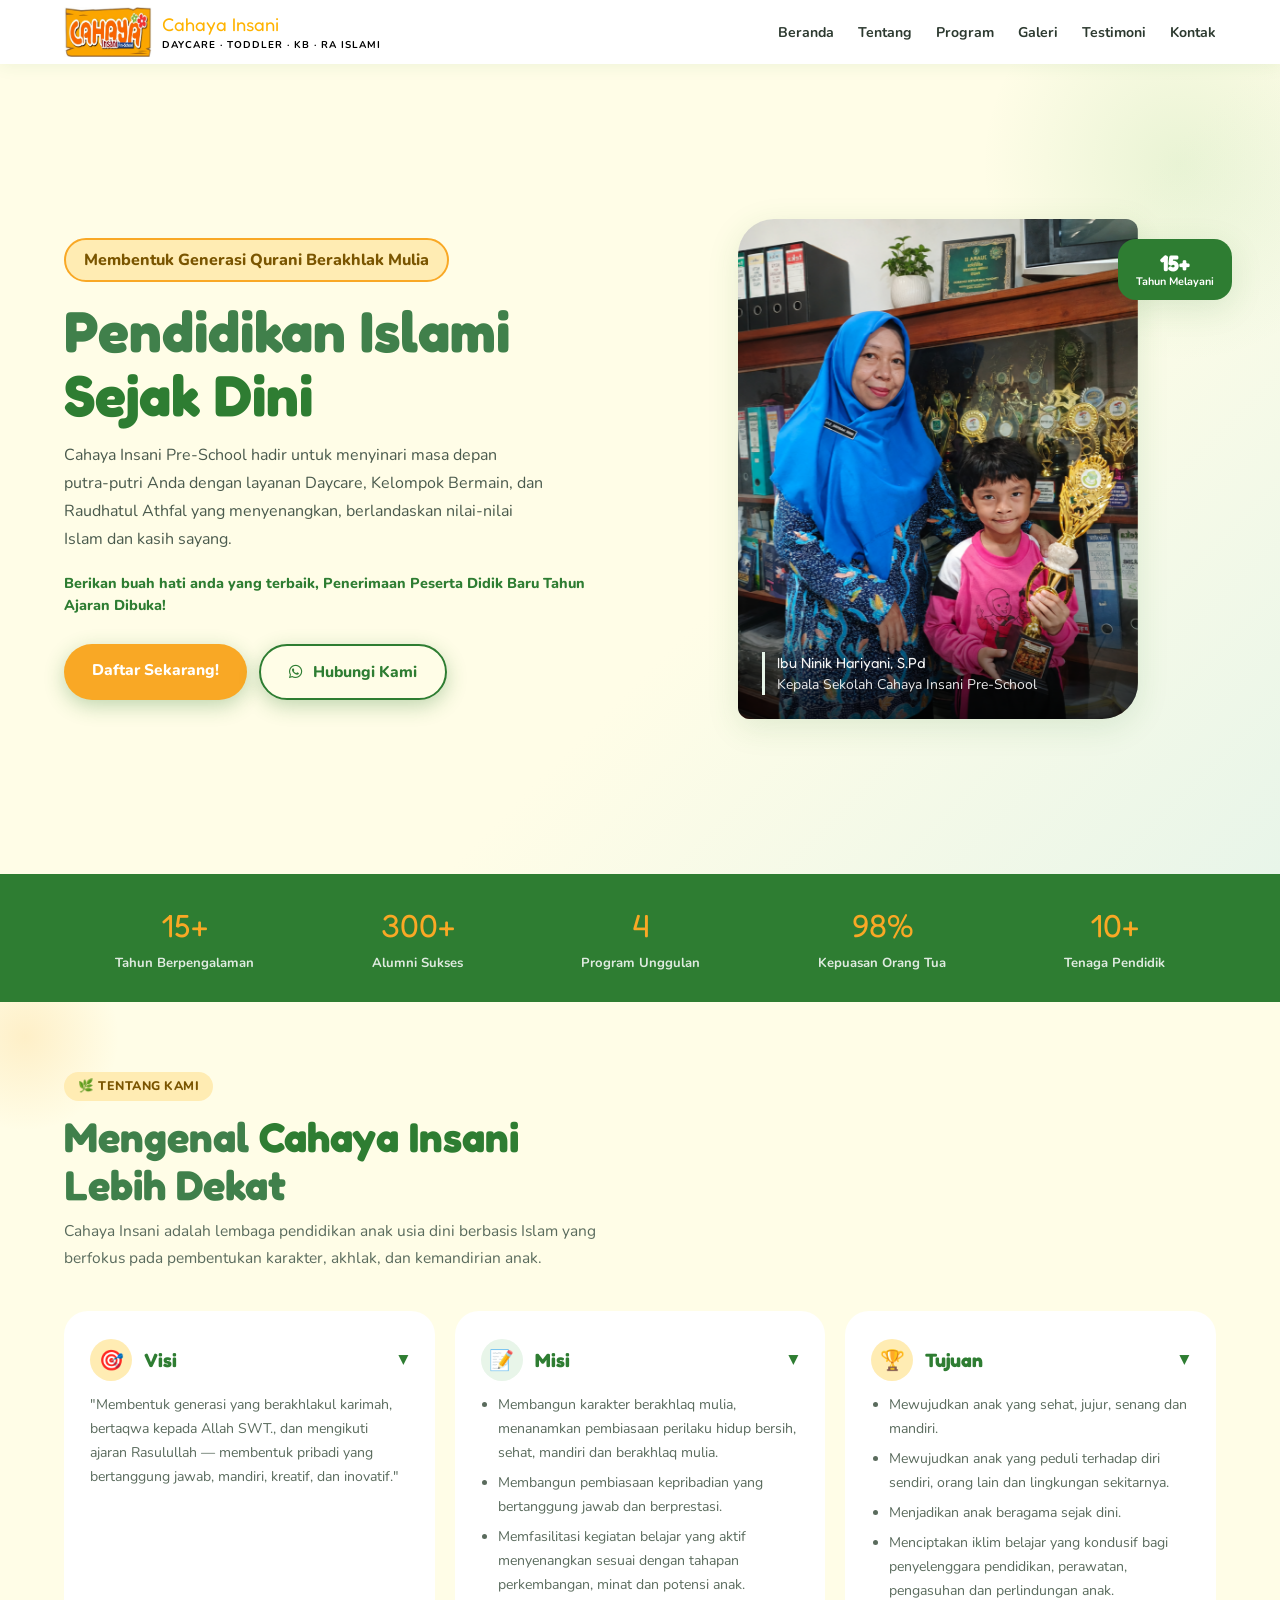
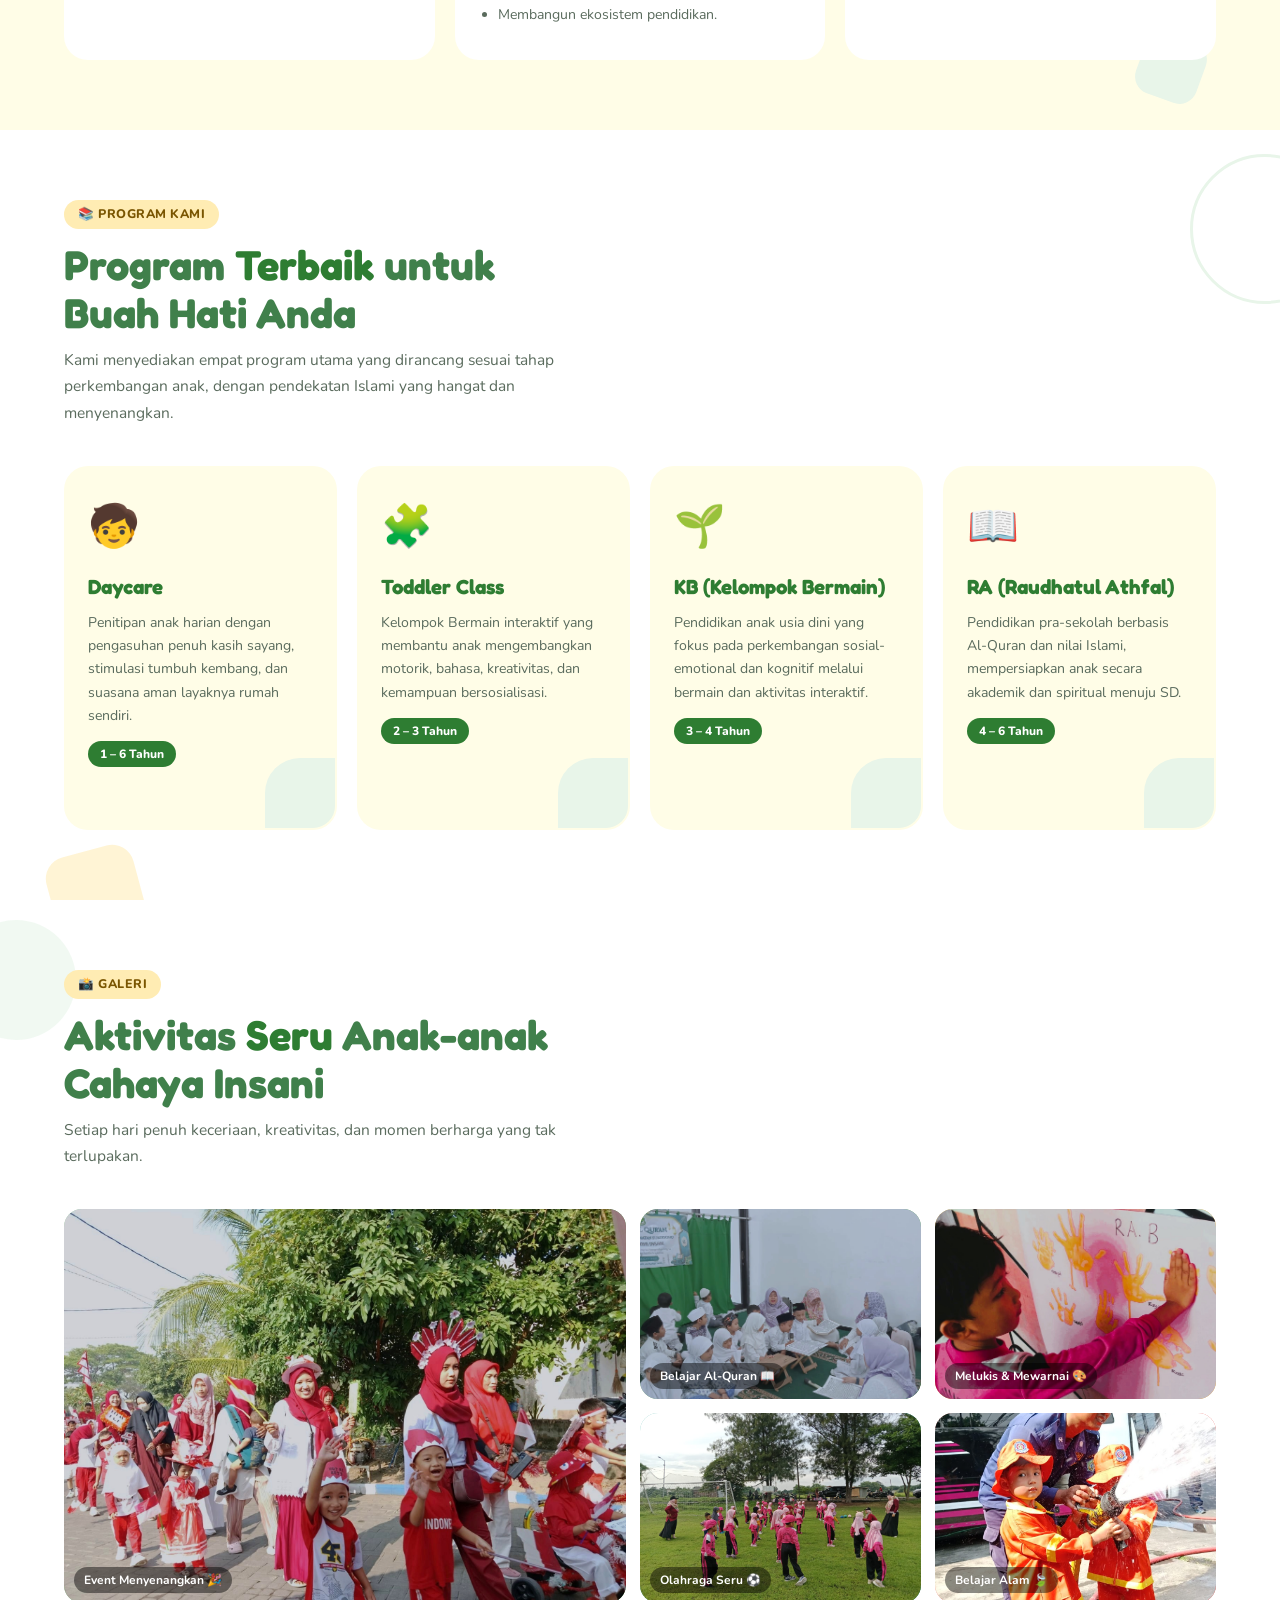
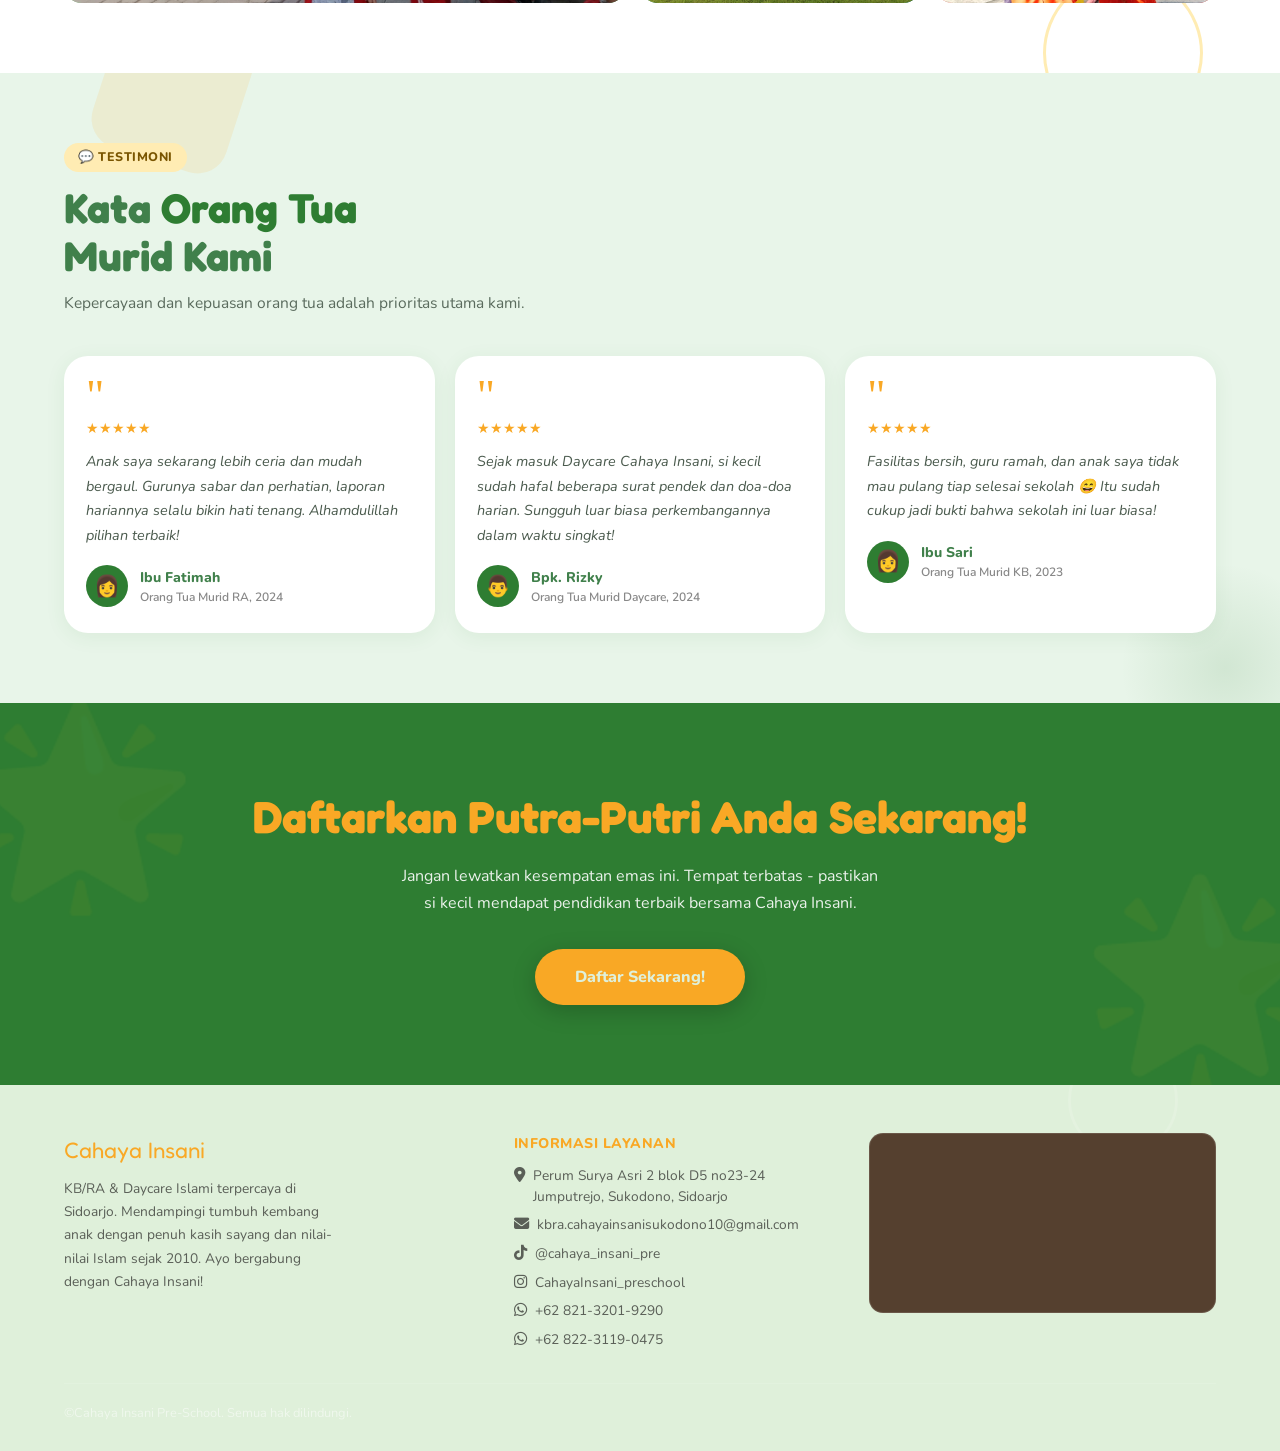
<file: index.html>
<!DOCTYPE html>
<html lang="id">
<head>
  <meta charset="UTF-8">
  <meta name="viewport" content="width=device-width, initial-scale=1.0, viewport-fit=cover">
  <meta name="description" content="KB/RA Cahaya Insani – Daycare, Kelompok Bermain, dan Raudhatul Athfal Islami terpercaya di Surabaya.">
  <title>PAUD-RA Cahaya Insani</title>

  <!-- Google Fonts -->
  <link rel="preconnect" href="https://fonts.googleapis.com">
  <link rel="preconnect" href="https://fonts.gstatic.com" crossorigin>
  <link href="https://fonts.googleapis.com/css2?family=Fredoka+One&family=Nunito:wght@400;600;700;800;900&display=swap" rel="stylesheet">
  <link rel="stylesheet" href="https://cdnjs.cloudflare.com/ajax/libs/font-awesome/6.7.2/css/all.min.css">

  <!-- Stylesheet -->
  <link rel="stylesheet" href="style.css">
</head>
<body>

<!-- ═══════════════════════════════════════
     NAVIGASI
════════════════════════════════════════ -->
<nav>
  <a class="nav-logo" href="#home">
   <img src="assets/logo/logo.jpg" class="logo">
    <div>
      <div class="brand">Cahaya Insani</div>
      <div class="sub">Daycare · Toddler · KB · RA Islami</div>
    </div>
  </a>

  <ul class="nav-links" id="mobile-menu">
    <li><a href="#Beranda">Beranda</a></li>
    <li><a href="#tentang">Tentang</a></li>
    <li><a href="#program">Program</a></li>
    <li><a href="#galeri">Galeri</a></li>
    <li><a href="#Testimoni">Testimoni</a></li>
    <li><a href="#kontak">Kontak</a></li>
  </ul>

</nav>

<!-- Mobile Menu -->
<nav id="mobile-menu" class="mobile-menu" role="navigation" aria-label="Menu mobile">
  <a href="#Beranda">Beranda</a>
  <a href="#tentang">Tentang Kami</a>
  <a href="#program">Program</a>
  <a href="#dakwah">Cahaya Dakwah</a>
  <a href="#galeri">Galeri</a>
  <a href="#Testimoni">Testimoni</a>
  <a href="#kontak">Kontak</a>
</nav>


<!-- ═══════════════════════════════════════
     HERO
════════════════════════════════════════ -->
<section class="hero" id="Beranda">
  <div class="hero-left">
    <div class="hero-badge">Membentuk Generasi Qurani Berakhlak Mulia</div>
    <h1>Pendidikan Islami<br><span>Sejak Dini</span></h1>
    
    <p class="hero-desc">
      Cahaya Insani Pre-School hadir untuk menyinari masa depan putra-putri Anda dengan layanan
      Daycare, Kelompok Bermain, dan Raudhatul Athfal yang menyenangkan, berlandaskan nilai-nilai
      Islam dan kasih sayang.
    </p>
    
    <div class="hero-announce"> Berikan buah hati anda yang terbaik, Penerimaan Peserta Didik Baru Tahun Ajaran Dibuka!</div>
    <div class="hero-buttons">
      <a class="btn-primary btn-daftar" href="#daftar">Daftar Sekarang!</a>
      <a class="btn-hubungi" href="https://wa.me/6282132019290" target="_blank"> <i class="fa-brands fa-whatsapp"></i> Hubungi Kami</a>
    </div>
  </div>

  <div class="hero-right">
    <div class="hero-img-wrap js-slider" data-interval="3500">
      <div class="slider-track">
        <div class="slider-slide"><img class="hero-img" src="assets/Picture/ChatGPT Image Jul 25, 2026, 07_33_43 AM.png" alt="Foto 1"></div>
      </div>
      <div class="photo-caption">
        <div class="caption-text">
          <span class="caption-name">Ibu Ninik Hariyani, S.Pd</span>
          <span class="caption-role">Kepala Sekolah Cahaya Insani Pre-School</span>
        </div>
      </div>
    </div>

    <div class="stat-bubble top-right">
      15+<small>Tahun Melayani</small>
    </div>
  </div>
</section>


<!-- ═══════════════════════════════════════
     STATS STRIP
════════════════════════════════════════ -->
<div class="stats-strip">
  <div class="stat-item"><span class="num">15+</span><span class="lbl">Tahun Berpengalaman</span></div>
  <div class="stat-item"><span class="num">300+</span><span class="lbl">Alumni Sukses</span></div>
  <div class="stat-item"><span class="num">4</span><span class="lbl">Program Unggulan</span></div>
  <div class="stat-item"><span class="num">98%</span><span class="lbl">Kepuasan Orang Tua</span></div>
  <div class="stat-item"><span class="num">10+</span><span class="lbl">Tenaga Pendidik</span></div>
</div>

<!-- ═══════════════════════════════════════
     Tentang Kami
════════════════════════════════════════ -->
<section id="tentang" class="about-section">
  <div class="section-label">🌿 Tentang Kami</div>
  <h2 class="section-title">Mengenal <span>Cahaya Insani</span><br>Lebih Dekat</h2>
  <p class="section-sub">
    Cahaya Insani adalah lembaga pendidikan anak usia dini berbasis Islam yang
    berfokus pada pembentukan karakter, akhlak, dan kemandirian anak.
  </p>

<div class="vm-cards-grid">
    <div class="vm-card" data-open="true">
      <button class="vm-card-header" type="button" aria-expanded="true">
        <div class="vm-icon ic-visi">🎯</div>
        <h3>Visi</h3>
        <span class="vm-toggle">▶</span>
      </button>
      <div class="vm-card-body">
        <p>"Membentuk generasi yang berakhlakul karimah, bertaqwa kepada Allah SWT., dan mengikuti ajaran Rasulullah — membentuk pribadi yang bertanggung jawab, mandiri, kreatif, dan inovatif."</p>
      </div>
    </div>

    <div class="vm-card" data-open="true">
      <button class="vm-card-header" type="button" aria-expanded="true">
        <div class="vm-icon ic-misi">📝</div>
        <h3>Misi</h3>
        <span class="vm-toggle">▶</span>
      </button>
      <div class="vm-card-body">
        <ul>
          <li>Membangun karakter berakhlaq mulia, menanamkan pembiasaan perilaku hidup bersih, sehat, mandiri dan berakhlaq mulia.</li>
          <li>Membangun pembiasaan kepribadian yang bertanggung jawab dan berprestasi.</li>
          <li>Memfasilitasi kegiatan belajar yang aktif menyenangkan sesuai dengan tahapan perkembangan, minat dan potensi anak.</li>
          <li>Membangun ekosistem pendidikan.</li>
        </ul>
      </div>
    </div>

    <div class="vm-card" data-open="true">
      <button class="vm-card-header" type="button" aria-expanded="true">
        <div class="vm-icon ic-tujuan">🏆</div>
        <h3>Tujuan</h3>
        <span class="vm-toggle">▶</span>
      </button>
      <div class="vm-card-body">
        <ul>
          <li>Mewujudkan anak yang sehat, jujur, senang dan mandiri.</li>
          <li>Mewujudkan anak yang peduli terhadap diri sendiri, orang lain dan lingkungan sekitarnya.</li>
          <li>Menjadikan anak beragama sejak dini.</li>
          <li>Menciptakan iklim belajar yang kondusif bagi penyelenggara pendidikan, perawatan, pengasuhan dan perlindungan anak.</li>
        </ul>
      </div>
    </div>
  </div>
</section>


<!-- ═══════════════════════════════════════
     PROGRAM
════════════════════════════════════════ -->
<section class="programs" id="program">
  <div class="section-label">📚 Program Kami</div>
  <h2 class="section-title">Program <span>Terbaik</span> untuk<br>Buah Hati Anda</h2>
  <p class="section-sub">
    Kami menyediakan empat program utama yang dirancang sesuai tahap perkembangan anak,
    dengan pendekatan Islami yang hangat dan menyenangkan.
  </p>

  <div class="programs-grid">
    <div class="prog-card" data-program="daycare" role="button" tabindex="0" aria-haspopup="dialog">
      <span class="prog-emoji">🧒</span>
      <h3>Daycare</h3>
      <p>Penitipan anak harian dengan pengasuhan penuh kasih sayang, stimulasi tumbuh kembang, dan suasana aman layaknya rumah sendiri.</p>
      <span class="prog-age">1 – 6 Tahun</span>
      <span class="prog-cta">Lihat Syarat &amp; Ketentuan</span>
    </div>

    <div class="prog-card" data-program="toddler" role="button" tabindex="0" aria-haspopup="dialog">
      <span class="prog-emoji">🧩</span>
      <h3>Toddler Class</h3>
      <p>Kelompok Bermain interaktif yang membantu anak mengembangkan motorik, bahasa, kreativitas, dan kemampuan bersosialisasi.</p>
      <span class="prog-age">2 – 3 Tahun</span>
      <span class="prog-cta">Lihat Syarat &amp; Ketentuan</span>
    </div>

    <div class="prog-card" data-program="kb" role="button" tabindex="0" aria-haspopup="dialog">
      <span class="prog-emoji">🌱</span>
      <h3>KB (Kelompok Bermain)</h3>
      <p>Pendidikan anak usia dini yang fokus pada perkembangan sosial-emotional dan kognitif melalui bermain dan aktivitas interaktif.</p>
      <span class="prog-age">3 – 4 Tahun</span>
      <span class="prog-cta">Lihat Syarat &amp; Ketentuan</span>
    </div>

    <div class="prog-card" data-program="ra" role="button" tabindex="0" aria-haspopup="dialog">
      <span class="prog-emoji">📖</span>
      <h3>RA (Raudhatul Athfal)</h3>
      <p>Pendidikan pra-sekolah berbasis Al-Quran dan nilai Islami, mempersiapkan anak secara akademik dan spiritual menuju SD.</p>
      <span class="prog-age">4 – 6 Tahun</span>
      <span class="prog-cta">Lihat Syarat &amp; Ketentuan</span>
    </div>
  </div>
</section>




<!-- ═══════════════════════════════════════
     GALERI
════════════════════════════════════════ -->
<section class="galeri" id="galeri">
  <div class="section-label">📸 Galeri</div>
  <h2 class="section-title">Aktivitas <span>Seru</span> Anak-anak<br>Cahaya Insani</h2>
  <p class="section-sub">Setiap hari penuh keceriaan, kreativitas, dan momen berharga yang tak terlupakan.</p>
  <div class="gallery-grid">
    <div class="gal-item big js-slider">
      <div class="slider-track">
        <div class="slider-slide"><img src="assets/Picture/IMG-20251022-WA0019.jpg" alt="Melukis & Mewarnai 1"></div>
        <div class="slider-slide"><img src="assets/Picture/WhatsApp Image 2026-07-21 at 2.37.49 PM.jpeg" alt="Melukis & Mewarnai 2"></div>
      </div>
      <div class="gal-label">Event Menyenangkan 🎉</div>
    </div>
    <div class="gal-item js-slider">
      <div class="slider-track">
        <div class="slider-slide"><img src="assets/Picture/WhatsApp Image 2026-07-21 at 2.11.18 PM.jpeg" alt="Belajar Al-Quran 1"></div>
        <div class="slider-slide"><img src="assets/Picture/IMG_20260730_075207_392.jpg" alt="Belajar Al-Quran 2"></div>
      </div>
      <div class="gal-label">Belajar Al-Quran 📖</div>
    </div>
    <div class="gal-item js-slider">
      <div class="slider-track">
        <div class="slider-slide"><img src="assets/Picture/WhatsApp Image 2026-07-24 at 12.34.11 PM.jpeg" alt="Musik & Bernyanyi 1"></div>
        <div class="slider-slide"><img src="assets/Picture/WhatsApp Image 2026-07-24 at 12.34.05 PM.jpeg" alt="Musik & Bernyanyi 2"></div>
      </div>
      <div class="gal-label">Melukis &amp; Mewarnai 🎨</div>
    </div>
    <div class="gal-item js-slider">
      <div class="slider-track">
        <div class="slider-slide"><img src="assets/Picture/WhatsApp Image 2026-07-21 at 2.37.47 PM.jpeg" alt="Olahraga Seru 1"></div>
        <div class="slider-slide"><img src="assets/Picture/IMG_20260522_095808_646.jpg" alt="Olahraga Seru 2"></div>
      </div>
      <div class="gal-label">Olahraga Seru ⚽️</div>
    </div>
    <div class="gal-item js-slider">
      <div class="slider-track">
        <div class="slider-slide"><img src="assets/Picture/WhatsApp Image 2026-07-21 at 2.37.48 PM.jpeg"></div>
        <div class="slider-slide"><img src="assets/Picture/WhatsApp Image 2026-08-10 at 9.51.04 AM.jpeg" alt="Belajar Alam 2"></div>
      </div>
      <div class="gal-label">Belajar Alam 🍃</div>
    </div>
  </div>
</section>


<!-- ═══════════════════════════════════════
     TESTIMONI
════════════════════════════════════════ -->
<section class="testimoni" id="Testimoni">
  <div class="section-label">💬 Testimoni</div>
  <h2 class="section-title">Kata <span>Orang Tua</span><br>Murid Kami</h2>
  <p class="section-sub">Kepercayaan dan kepuasan orang tua adalah prioritas utama kami.</p>
  <div class="testi-grid">
    <div class="testi-card">
      <div class="testi-quote">"</div>
      <div class="stars">★★★★★</div>
      <p>Anak saya sekarang lebih ceria dan mudah bergaul. Gurunya sabar dan perhatian, laporan hariannya selalu bikin hati tenang. Alhamdulillah pilihan terbaik!</p>
      <div class="testi-author">
        <div class="testi-avatar">👩</div>
        <div>
          <div class="name">Ibu Fatimah</div>
          <div class="role">Orang Tua Murid RA, 2024</div>
        </div>
      </div>
    </div>
    <div class="testi-card">
      <div class="testi-quote">"</div>
      <div class="stars">★★★★★</div>
      <p>Sejak masuk Daycare Cahaya Insani, si kecil sudah hafal beberapa surat pendek dan doa-doa harian. Sungguh luar biasa perkembangannya dalam waktu singkat!</p>
      <div class="testi-author">
        <div class="testi-avatar">👨</div>
        <div>
          <div class="name">Bpk. Rizky</div>
          <div class="role">Orang Tua Murid Daycare, 2024</div>
        </div>
      </div>
    </div>
    <div class="testi-card">
      <div class="testi-quote">"</div>
      <div class="stars">★★★★★</div>
      <p>Fasilitas bersih, guru ramah, dan anak saya tidak mau pulang tiap selesai sekolah 😄 Itu sudah cukup jadi bukti bahwa sekolah ini luar biasa!</p>
      <div class="testi-author">
        <div class="testi-avatar">👩</div>
        <div>
          <div class="name">Ibu Sari</div>
          <div class="role">Orang Tua Murid KB, 2023</div>
        </div>
      </div>
    </div>
  </div>
</section>


<!-- ═══════════════════════════════════════
     CTA DAFTAR
════════════════════════════════════════ -->
<section class="daftar-section" id="daftar">
  <h2>Daftarkan Putra-Putri Anda Sekarang!</h2>
  <p>Jangan lewatkan kesempatan emas ini. Tempat terbatas - pastikan si kecil mendapat pendidikan terbaik bersama Cahaya Insani.</p>
  <a class="btn-daftar-2" href="https://docs.google.com/forms/d/1_2hrP3yC6iVhYNdRS0KrxmziVDOsOAnrxW8MHJgMJ04/viewform" target="_blank">Daftar Sekarang!</a>
</section>


<!-- ═══════════════════════════════════════
     FOOTER
════════════════════════════════════════ -->
<footer>
  <div class="footer-grid">
    <div class="footer-brand">
      <div class="brand">Cahaya Insani</div>
      <p>KB/RA &amp; Daycare Islami terpercaya di Sidoarjo. Mendampingi tumbuh kembang anak dengan penuh kasih sayang dan nilai-nilai Islam sejak 2010. Ayo bergabung dengan Cahaya Insani!</p>
    </div>
    <div class="footer-col" id="kontak">
      <h4>Informasi Layanan</h4>
      <ul class="footer-kontak">
        <li><i class="ico fa-solid fa-location-dot"></i> Perum Surya Asri 2 blok D5 no23-24 Jumputrejo, Sukodono, Sidoarjo</li>
        <li><i class="ico fa-solid fa-envelope"></i> kbra.cahayainsanisukodono10@gmail.com</li>
        <li><i class="ico fa-brands fa-tiktok"></i> @cahaya_insani_pre</li>
        <li><i class="ico fa-brands fa-instagram"></i> CahayaInsani_preschool</li>
        <li><i class="ico fa-brands fa-whatsapp"></i> +62 821-3201-9290</li>
        <li><i class="ico fa-brands fa-whatsapp"></i> +62 822-3119-0475</li>
      </ul>
    </div>
    <div class="footer-map">
      <iframe src="https://www.google.com/maps/embed?pb=!1m18!1m12!1m3!1d44507.54799327453!2d112.63895446195357!3d-7.407677030434624!2m3!1f0!2f0!3f0!3m2!1i1024!2i768!4f13.1!3m3!1m2!1s0x2dd7e3003d22de0b%3A0x8dd1a8e9fafd5e4e!2sPaud%20%26%20RA%20Cahaya%20Insani!5e1!3m2!1sen!2sid!4v1784687258553!5m2!1sen!2sid" 
      width="400" 
      height="300" 
      style="border:0;" 
      allowfullscreen="" 
      loading="lazy" 
      referrerpolicy="strict-origin-when-cross-origin">
      </iframe>
    </div>
  </div>
  <div class="footer-bottom">
    <p>©Cahaya Insani Pre-School. Semua hak dilindungi.</p>
  </div>
</footer>


<!-- ═══════════════════════════════════════
     MODAL: SYARAT & KETENTUAN PROGRAM
════════════════════════════════════════ -->
<div class="modal-overlay" id="programModal" aria-hidden="true">
  <div class="modal-box" role="dialog" aria-modal="true" aria-labelledby="programModalTitle">
    <div class="modal-head">
      <span class="modal-emoji" id="programModalEmoji">🍼</span>
      <div>
        <h3 id="programModalTitle">Daycare</h3>
        <span class="modal-age" id="programModalAge">1 – 6 Tahun</span>
      </div>
    </div>
    <p class="modal-desc" id="programModalDesc"></p>

    <h4 class="modal-subtitle">📋 Syarat &amp; Ketentuan Pendaftaran</h4>
    <ul class="modal-list" id="programModalList"></ul>
    <p class="modal-note">Catatan: syarat dapat berubah sewaktu-waktu. Hubungi kami untuk informasi terbaru.</p>

    <div class="modal-actions">
      <button class="btn-outline" type="button" onclick="closeProgramModal()">Tutup</button>
    </div>
  </div>
</div>


<!-- Script -->
<script type="module" src="script.js"></script>
</body>
</html>
</file>
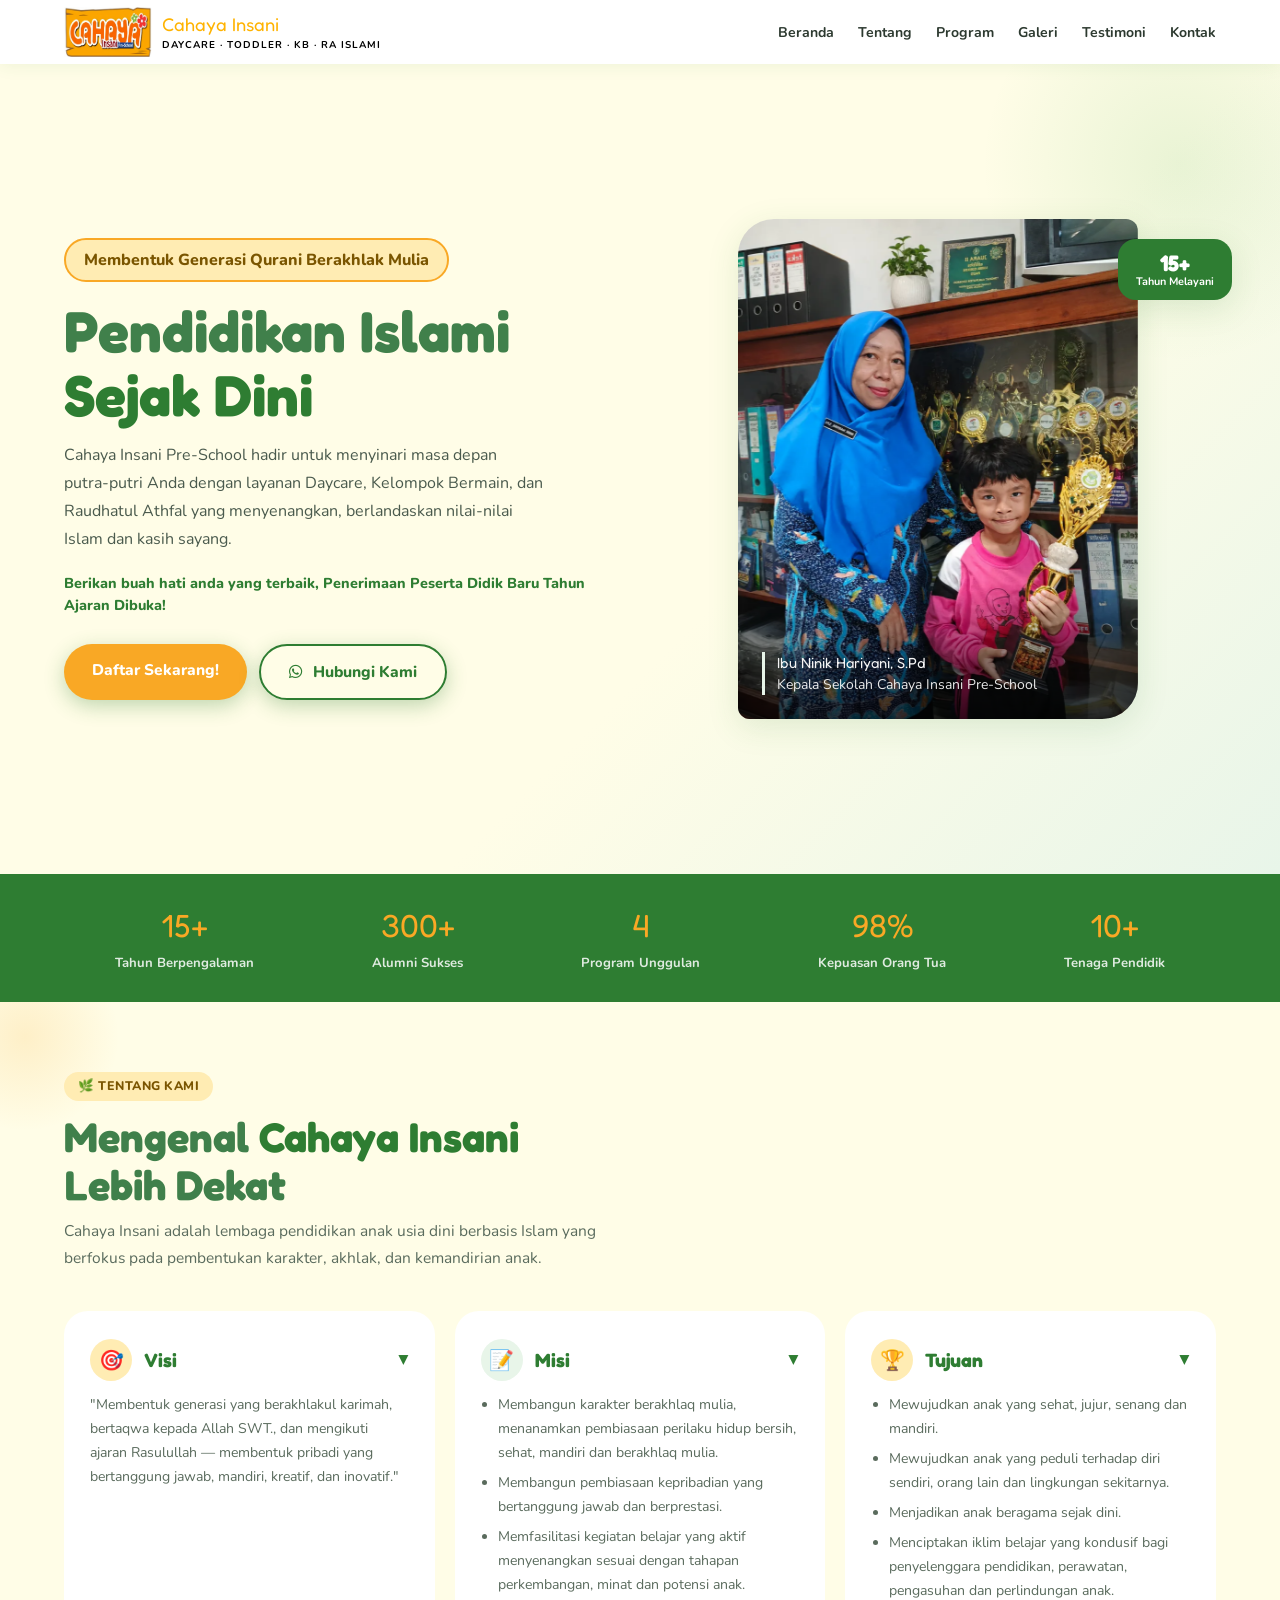
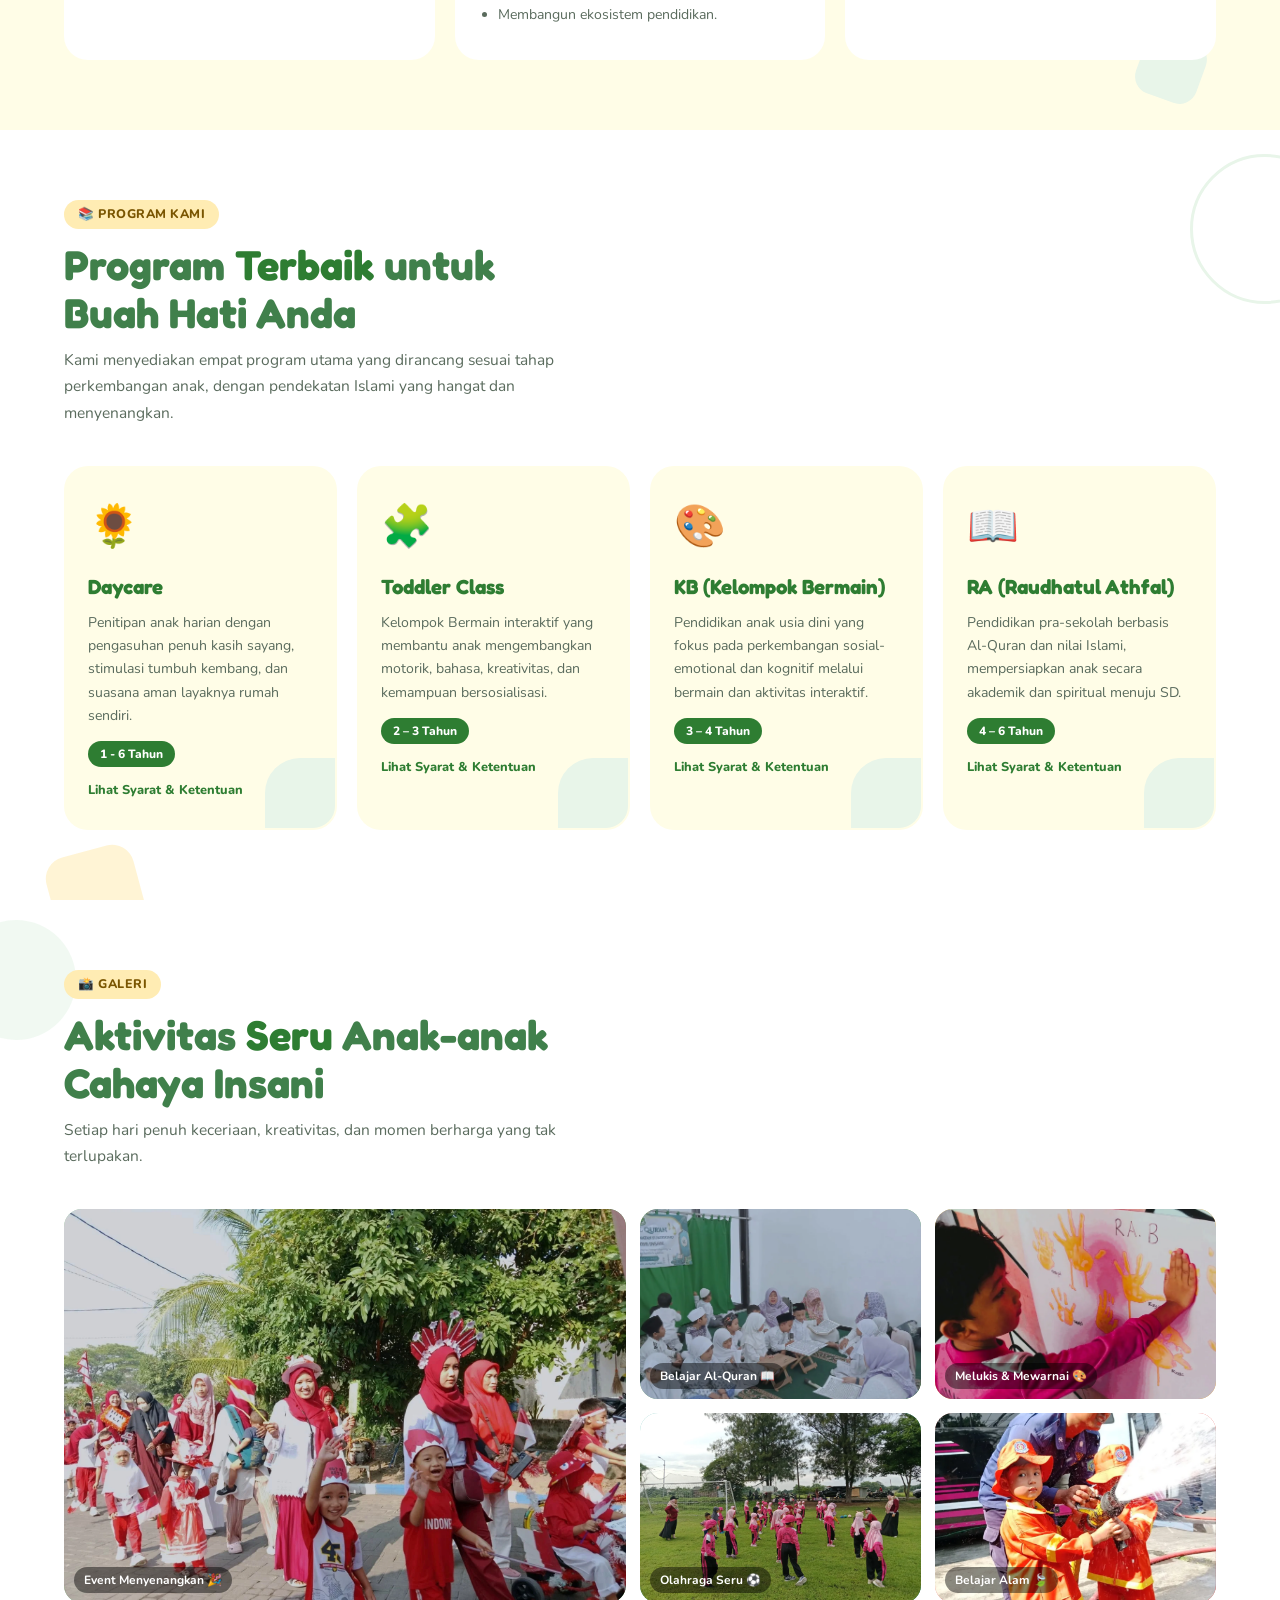
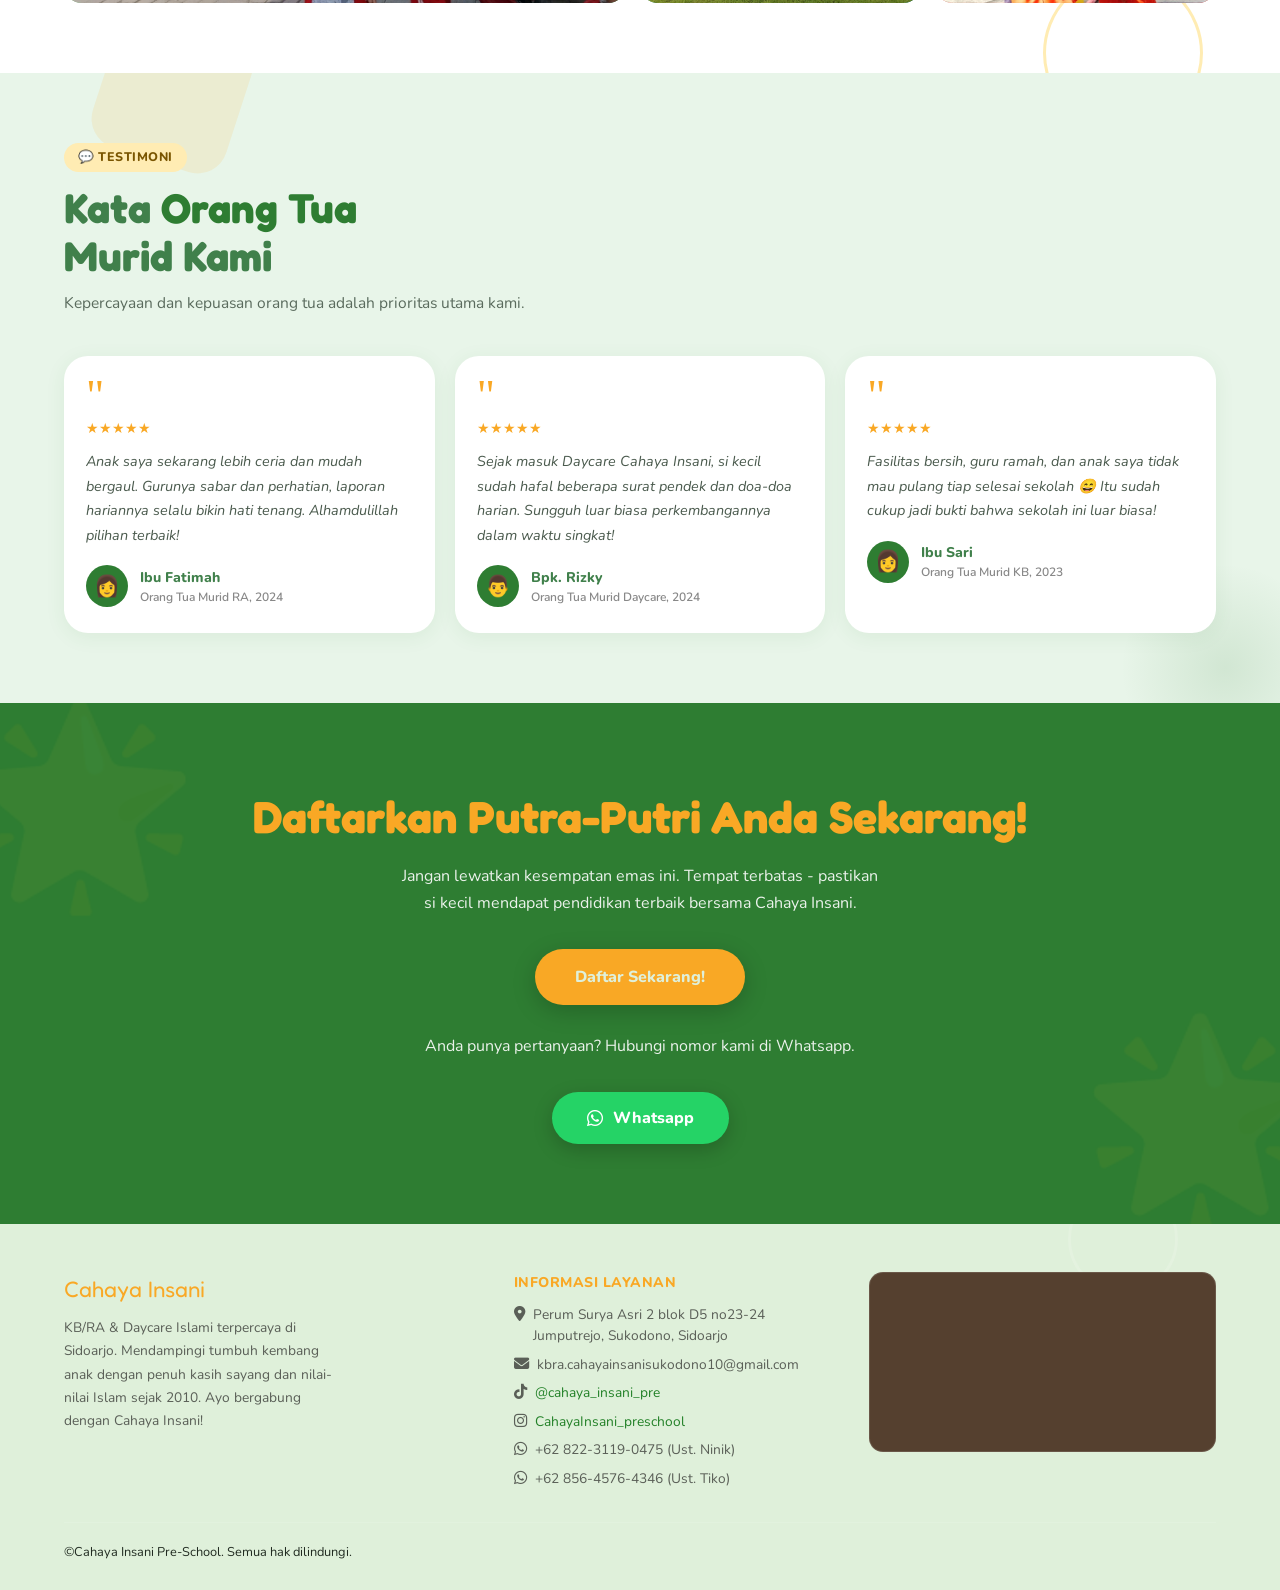
<file: frontend/index.html>
<!DOCTYPE html>
<html lang="id">
<head>
  <meta charset="UTF-8">
  <meta name="viewport" content="width=device-width, initial-scale=1.0, viewport-fit=cover">
  <meta name="description" content="Cahaya Insani Pre-School Daycare, Kelas Toddler, Kelompok Bermain(KB), dan Raudhatul Athfal(RA) Islami terpercaya di Sidoarjo.">
  <title>Cahaya Insani Pre-School | Pendidikan Islami Sejak Dini</title>

  <!-- Google Fonts -->
  <link rel="preconnect" href="https://fonts.googleapis.com">
  <link rel="preconnect" href="https://fonts.gstatic.com" crossorigin>
  <link href="https://fonts.googleapis.com/css2?family=Fredoka+One&family=Nunito:wght@400;600;700;800;900&display=swap" rel="stylesheet">
  <link rel="stylesheet" href="https://cdnjs.cloudflare.com/ajax/libs/font-awesome/6.7.2/css/all.min.css">

  <!-- Stylesheet -->
  <link rel="stylesheet" href="style.css">
</head>
<body>

<!-- ═══════════════════════════════════════
     NAVIGASI
════════════════════════════════════════ -->
<nav>
  <a class="nav-logo" href="#home">
   <img src="assets/logo/logo.jpg" class="logo">
    <div>
      <div class="brand">Cahaya Insani</div>
      <div class="sub">Daycare · Toddler · KB · RA Islami</div>
    </div>
  </a>

  <ul class="nav-links" id="mobile-menu">
    <li><a href="#Beranda">Beranda</a></li>
    <li><a href="#tentang">Tentang</a></li>
    <li><a href="#program">Program</a></li>
    <li><a href="#galeri">Galeri</a></li>
    <li><a href="#Testimoni">Testimoni</a></li>
    <li><a href="#kontak">Kontak</a></li>
  </ul>

</nav>

<!-- Mobile Menu -->
<nav id="mobile-menu" class="mobile-menu" role="navigation" aria-label="Menu mobile">
  <a href="#Beranda">Beranda</a>
  <a href="#tentang">Tentang Kami</a>
  <a href="#program">Program</a>
  <a href="#dakwah">Cahaya Dakwah</a>
  <a href="#galeri">Galeri</a>
  <a href="#Testimoni">Testimoni</a>
  <a href="#kontak">Kontak</a>
</nav>


<!-- ═══════════════════════════════════════
     HERO
════════════════════════════════════════ -->
<section class="hero" id="Beranda">
  <div class="hero-left">
    <div class="hero-badge">Membentuk Generasi Qurani Berakhlak Mulia</div>
    <h1>Pendidikan Islami<br><span>Sejak Dini</span></h1>
    
    <p class="hero-desc">
      Cahaya Insani Pre-School hadir untuk menyinari masa depan putra-putri Anda dengan layanan
      Daycare, Kelompok Bermain, dan Raudhatul Athfal yang menyenangkan, berlandaskan nilai-nilai
      Islam dan kasih sayang.
    </p>
    
    <div class="hero-announce"> Berikan buah hati anda yang terbaik, Penerimaan Peserta Didik Baru Tahun Ajaran Dibuka!</div>
    <div class="hero-buttons">
      <a class="btn-primary btn-daftar" href="#daftar">Daftar Sekarang!</a>
      <a class="btn-hubungi" href="https://wa.me/6282231190475" target="_blank"> <i class="fa-brands fa-whatsapp"></i> Hubungi Kami</a>
    </div>
  </div>

  <div class="hero-right">
    <div class="hero-img-wrap js-slider" data-interval="3500">
      <div class="slider-track">
        <div class="slider-slide"><img class="hero-img" src="assets/Picture/tanteninik.webp" alt="Foto 1"></div>
      </div>
      <div class="photo-caption">
        <div class="caption-text">
          <span class="caption-name">Ibu Ninik Hariyani, S.Pd</span>
          <span class="caption-role">Kepala Sekolah Cahaya Insani Pre-School</span>
        </div>
      </div>
    </div>

    <div class="stat-bubble top-right">
      15+<small>Tahun Melayani</small>
    </div>
  </div>
</section>


<!-- ═══════════════════════════════════════
     STATS STRIP
════════════════════════════════════════ -->
<div class="stats-strip">
  <div class="stat-item"><span class="num">15+</span><span class="lbl">Tahun Berpengalaman</span></div>
  <div class="stat-item"><span class="num">300+</span><span class="lbl">Alumni Sukses</span></div>
  <div class="stat-item"><span class="num">4</span><span class="lbl">Program Unggulan</span></div>
  <div class="stat-item"><span class="num">98%</span><span class="lbl">Kepuasan Orang Tua</span></div>
  <div class="stat-item"><span class="num">10+</span><span class="lbl">Tenaga Pendidik</span></div>
</div>

<!-- ═══════════════════════════════════════
     Tentang Kami
════════════════════════════════════════ -->
<section id="tentang" class="about-section">
  <div class="section-label">🌿 Tentang Kami</div>
  <h2 class="section-title">Mengenal <span>Cahaya Insani</span><br>Lebih Dekat</h2>
  <p class="section-sub">
    Cahaya Insani adalah lembaga pendidikan anak usia dini berbasis Islam yang
    berfokus pada pembentukan karakter, akhlak, dan kemandirian anak.
  </p>

<div class="vm-cards-grid">
    <div class="vm-card" data-open="true">
      <button class="vm-card-header" type="button" aria-expanded="true">
        <div class="vm-icon ic-visi">🎯</div>
        <h3>Visi</h3>
        <span class="vm-toggle">▶</span>
      </button>
      <div class="vm-card-body">
        <p>"Membentuk generasi yang berakhlakul karimah, bertaqwa kepada Allah SWT., dan mengikuti ajaran Rasulullah — membentuk pribadi yang bertanggung jawab, mandiri, kreatif, dan inovatif."</p>
      </div>
    </div>

    <div class="vm-card" data-open="true">
      <button class="vm-card-header" type="button" aria-expanded="true">
        <div class="vm-icon ic-misi">📝</div>
        <h3>Misi</h3>
        <span class="vm-toggle">▶</span>
      </button>
      <div class="vm-card-body">
        <ul>
          <li>Membangun karakter berakhlaq mulia, menanamkan pembiasaan perilaku hidup bersih, sehat, mandiri dan berakhlaq mulia.</li>
          <li>Membangun pembiasaan kepribadian yang bertanggung jawab dan berprestasi.</li>
          <li>Memfasilitasi kegiatan belajar yang aktif menyenangkan sesuai dengan tahapan perkembangan, minat dan potensi anak.</li>
          <li>Membangun ekosistem pendidikan.</li>
        </ul>
      </div>
    </div>

    <div class="vm-card" data-open="true">
      <button class="vm-card-header" type="button" aria-expanded="true">
        <div class="vm-icon ic-tujuan">🏆</div>
        <h3>Tujuan</h3>
        <span class="vm-toggle">▶</span>
      </button>
      <div class="vm-card-body">
        <ul>
          <li>Mewujudkan anak yang sehat, jujur, senang dan mandiri.</li>
          <li>Mewujudkan anak yang peduli terhadap diri sendiri, orang lain dan lingkungan sekitarnya.</li>
          <li>Menjadikan anak beragama sejak dini.</li>
          <li>Menciptakan iklim belajar yang kondusif bagi penyelenggara pendidikan, perawatan, pengasuhan dan perlindungan anak.</li>
        </ul>
      </div>
    </div>
  </div>
</section>


<!-- ═══════════════════════════════════════
     PROGRAM
════════════════════════════════════════ -->
<section class="programs" id="program">
  <div class="section-label">📚 Program Kami</div>
  <h2 class="section-title">Program <span>Terbaik</span> untuk<br>Buah Hati Anda</h2>
  <p class="section-sub">
    Kami menyediakan empat program utama yang dirancang sesuai tahap perkembangan anak,
    dengan pendekatan Islami yang hangat dan menyenangkan.
  </p>

  <div class="programs-grid">
    <div class="prog-card" data-program="daycare" role="button" tabindex="0" aria-haspopup="dialog">
      <span class="prog-emoji">🌻</span>
      <h3>Daycare</h3>
      <p>Penitipan anak harian dengan pengasuhan penuh kasih sayang, stimulasi tumbuh kembang, dan suasana aman layaknya rumah sendiri.</p>
      <span class="prog-age">1 - 6 Tahun</span>
      <span class="prog-cta">Lihat Syarat &amp; Ketentuan</span>
    </div>

    <div class="prog-card" data-program="toddler" role="button" tabindex="0" aria-haspopup="dialog">
      <span class="prog-emoji">🧩</span>
      <h3>Toddler Class</h3>
      <p>Kelompok Bermain interaktif yang membantu anak mengembangkan motorik, bahasa, kreativitas, dan kemampuan bersosialisasi.</p>
      <span class="prog-age">2 – 3 Tahun</span>
      <span class="prog-cta">Lihat Syarat &amp; Ketentuan</span>
    </div>

    <div class="prog-card" data-program="kb" role="button" tabindex="0" aria-haspopup="dialog">
      <span class="prog-emoji">🎨</span>
      <h3>KB (Kelompok Bermain)</h3>
      <p>Pendidikan anak usia dini yang fokus pada perkembangan sosial-emotional dan kognitif melalui bermain dan aktivitas interaktif.</p>
      <span class="prog-age">3 – 4 Tahun</span>
      <span class="prog-cta">Lihat Syarat &amp; Ketentuan</span>
    </div>

    <div class="prog-card" data-program="ra" role="button" tabindex="0" aria-haspopup="dialog">
      <span class="prog-emoji">📖</span>
      <h3>RA (Raudhatul Athfal)</h3>
      <p>Pendidikan pra-sekolah berbasis Al-Quran dan nilai Islami, mempersiapkan anak secara akademik dan spiritual menuju SD.</p>
      <span class="prog-age">4 – 6 Tahun</span>
      <span class="prog-cta">Lihat Syarat &amp; Ketentuan</span>
    </div>
  </div>
</section>




<!-- ═══════════════════════════════════════
     GALERI
════════════════════════════════════════ -->
<section class="galeri" id="galeri">
  <div class="section-label">📸 Galeri</div>
  <h2 class="section-title">Aktivitas <span>Seru</span> Anak-anak<br>Cahaya Insani</h2>
  <p class="section-sub">Setiap hari penuh keceriaan, kreativitas, dan momen berharga yang tak terlupakan.</p>
  <div class="gallery-grid">
    <div class="gal-item big js-slider">
      <div class="slider-track">
        <div class="slider-slide"><img src="assets/Picture/senammerahputih.webp" alt="Melukis & Mewarnai 1"></div>
        <div class="slider-slide"><img src="assets/Picture/tentarijo.webp" alt="Melukis & Mewarnai 2"></div>
      </div>
      <div class="gal-label">Event Menyenangkan 🎉</div>
    </div>
    <div class="gal-item js-slider">
      <div class="slider-track">
        <div class="slider-slide"><img src="assets/Picture/ngajibarreng.webp" alt="Belajar Al-Quran 1"></div>
        <div class="slider-slide"><img src="assets/Picture/shalatjamak.webp" alt="Belajar Al-Quran 2"></div>
      </div>
      <div class="gal-label">Belajar Al-Quran 📖</div>
    </div>
    <div class="gal-item js-slider">
      <div class="slider-track">
        <div class="slider-slide"><img src="assets/Picture/captangan.webp" alt="Musik & Bernyanyi 1"></div>
        <div class="slider-slide"><img src="assets/Picture/mewarnai.webp" alt="Musik & Bernyanyi 2"></div>
      </div>
      <div class="gal-label">Melukis &amp; Mewarnai 🎨</div>
    </div>
    <div class="gal-item js-slider">
      <div class="slider-track">
        <div class="slider-slide"><img src="assets/Picture/lapangan.webp" alt="Olahraga Seru 1"></div>
        <div class="slider-slide"><img src="assets/Picture/pulsek.webp" alt="Olahraga Seru 2"></div>
      </div>
      <div class="gal-label">Olahraga Seru ⚽️</div>
    </div>
    <div class="gal-item js-slider">
      <div class="slider-track">
        <div class="slider-slide"><img src="assets/Picture/bomba.webp"></div>
        <div class="slider-slide"><img src="assets/Picture/menyiram.webp" alt="Belajar Alam 2"></div>
      </div>
      <div class="gal-label">Belajar Alam 🍃</div>
    </div>
  </div>
</section>


<!-- ═══════════════════════════════════════
     TESTIMONI
════════════════════════════════════════ -->
<section class="testimoni" id="Testimoni">
  <div class="section-label">💬 Testimoni</div>
  <h2 class="section-title">Kata <span>Orang Tua</span><br>Murid Kami</h2>
  <p class="section-sub">Kepercayaan dan kepuasan orang tua adalah prioritas utama kami.</p>
  <div class="testi-grid">
    <div class="testi-card">
      <div class="testi-quote">"</div>
      <div class="stars">★★★★★</div>
      <p>Anak saya sekarang lebih ceria dan mudah bergaul. Gurunya sabar dan perhatian, laporan hariannya selalu bikin hati tenang. Alhamdulillah pilihan terbaik!</p>
      <div class="testi-author">
        <div class="testi-avatar">👩</div>
        <div>
          <div class="name">Ibu Fatimah</div>
          <div class="role">Orang Tua Murid RA, 2024</div>
        </div>
      </div>
    </div>
    <div class="testi-card">
      <div class="testi-quote">"</div>
      <div class="stars">★★★★★</div>
      <p>Sejak masuk Daycare Cahaya Insani, si kecil sudah hafal beberapa surat pendek dan doa-doa harian. Sungguh luar biasa perkembangannya dalam waktu singkat!</p>
      <div class="testi-author">
        <div class="testi-avatar">👨</div>
        <div>
          <div class="name">Bpk. Rizky</div>
          <div class="role">Orang Tua Murid Daycare, 2024</div>
        </div>
      </div>
    </div>
    <div class="testi-card">
      <div class="testi-quote">"</div>
      <div class="stars">★★★★★</div>
      <p>Fasilitas bersih, guru ramah, dan anak saya tidak mau pulang tiap selesai sekolah 😄 Itu sudah cukup jadi bukti bahwa sekolah ini luar biasa!</p>
      <div class="testi-author">
        <div class="testi-avatar">👩</div>
        <div>
          <div class="name">Ibu Sari</div>
          <div class="role">Orang Tua Murid KB, 2023</div>
        </div>
      </div>
    </div>
  </div>
</section>


<!-- ═══════════════════════════════════════
     CTA DAFTAR
════════════════════════════════════════ -->
<section class="daftar-section" id="daftar">
  <h2>Daftarkan Putra-Putri Anda Sekarang!</h2>
  <p>Jangan lewatkan kesempatan emas ini. Tempat terbatas - pastikan si kecil mendapat pendidikan terbaik bersama Cahaya Insani.</p>
  <a class="btn-daftar-2" href="https://docs.google.com/forms/d/1_2hrP3yC6iVhYNdRS0KrxmziVDOsOAnrxW8MHJgMJ04/viewform" target="_blank">Daftar Sekarang!</a>

  <div class="cta-whatsapp">
    <p class="cta-whatsapp-text">Anda punya pertanyaan? Hubungi nomor kami di Whatsapp.</p>
    <a href="https://wa.me/6282231190475" target="_blank" class="btn-whatsapp">
      <i class="fab fa-whatsapp"></i>Whatsapp
    </a>
  </div>
</section>



<!-- ═══════════════════════════════════════
     FOOTER
════════════════════════════════════════ -->
<footer>
  <div class="footer-grid">
    <div class="footer-brand">
      <div class="brand">Cahaya Insani</div>
      <p>KB/RA &amp; Daycare Islami terpercaya di Sidoarjo. Mendampingi tumbuh kembang anak dengan penuh kasih sayang dan nilai-nilai Islam sejak 2010. Ayo bergabung dengan Cahaya Insani!</p>
    </div>
    <div class="footer-col" id="kontak">
      <h4>Informasi Layanan</h4>
      <ul class="footer-kontak">
        <li><i class="ico fa-solid fa-location-dot"></i> Perum Surya Asri 2 blok D5 no23-24 Jumputrejo, Sukodono, Sidoarjo</li>
        <li><i class="ico fa-solid fa-envelope"></i> kbra.cahayainsanisukodono10@gmail.com <a href="" target="_blank"></a></li>
        <li><i class="ico fa-brands fa-tiktok"></i><a href="https://www.tiktok.com/@cahaya_insani_pre?_r=1&_t=ZS-99Z3ot0azns" target="_blank">@cahaya_insani_pre</a></li>
        <li><i class="ico fa-brands fa-instagram"></i><a href="https://www.instagram.com/cahayainsani_preschool?stkn=MTg2bnJ0NG5hd2Zwcw==" target="_blank">CahayaInsani_preschool</a></li>
        <li><i class="ico fa-brands fa-whatsapp"></i> +62 822-3119-0475 (Ust. Ninik)</li>
        <li><i class="ico fa-brands fa-whatsapp"></i> +62 856-4576-4346 (Ust. Tiko)</li>
      </ul>
    </div>
    <div class="footer-map">
      <iframe src="https://www.google.com/maps/embed?pb=!1m18!1m12!1m3!1d44507.54799327453!2d112.63895446195357!3d-7.407677030434624!2m3!1f0!2f0!3f0!3m2!1i1024!2i768!4f13.1!3m3!1m2!1s0x2dd7e3003d22de0b%3A0x8dd1a8e9fafd5e4e!2sPaud%20%26%20RA%20Cahaya%20Insani!5e1!3m2!1sen!2sid!4v1784687258553!5m2!1sen!2sid" 
      width="400" 
      height="300" 
      style="border:0;" 
      allowfullscreen="" 
      loading="lazy" 
      referrerpolicy="strict-origin-when-cross-origin">
      </iframe>
    </div>
  </div>
  <div class="footer-bottom">
    <p>©Cahaya Insani Pre-School. Semua hak dilindungi.</p>
  </div>
</footer>


<!-- ═══════════════════════════════════════
     MODAL: SYARAT & KETENTUAN PROGRAM
════════════════════════════════════════ -->
<div class="modal-overlay" id="programModal" aria-hidden="true">
  <div class="modal-box" role="dialog" aria-modal="true" aria-labelledby="programModalTitle">
    <div class="modal-head">
      <span class="modal-emoji" id="programModalEmoji">🍼</span>
      <div>
        <h3 id="programModalTitle">Daycare</h3>
        <span class="modal-age" id="programModalAge">1 – 6 Tahun</span>
      </div>
    </div>
    <p class="modal-desc" id="programModalDesc"></p>

    <h4 class="modal-subtitle">📋 Syarat &amp; Ketentuan Pendaftaran</h4>
    <ul class="modal-list" id="programModalList"></ul>
    <p class="modal-note">Catatan: syarat dapat berubah sewaktu-waktu. Hubungi kami untuk informasi terbaru.</p>

    <div class="modal-actions">
      <button class="btn-outline" type="button" onclick="closeProgramModal()">Tutup</button>
    </div>
  </div>
</div>


<!-- Script -->
<script type="module" src="script.js"></script>
</body>
</html>
</file>
<file: style.css>
/* ========================================
   CAHAYA INSANI — style.css
   ======================================== */

/* ── VARIABLES ── */
:root {
  --green: #2e7d32;
  --green-light: #4caf50;
  --green-pale: #e8f5e9;
  --gold: #f9a825;
  --gold-light: #ffecb3;
  --cream: #fffde7;
  --dark: #40804b;
  --text: #2d3a30;
  --white: #ffffff;
  --footer-bg: #dff0da;
  --footer-bg-light: #55402f;
  --radius: 24px;
  --shadow: 0 8px 32px rgba(46, 125, 50, 0.13);
}

/* ── RESET ── */
*, *::before, *::after {
  margin: 0;
  padding: 0;
  box-sizing: border-box;
}

html {
  scroll-behavior: smooth;
}

body {
  font-family: 'Nunito', sans-serif;
  background: var(--cream);
  color: var(--text);
  overflow-x: hidden;
  font-size: 16px;
  line-height: 1.5;
}

img {
  max-width: 100%;
  display: block;
}

/* ── NAV ── */
nav {
  background: var(--white);
  display: flex;
  align-items: center;
  justify-content: space-between;
  padding: 0 5%;
  height: 64px;
  position: sticky;
  top: 0;
  z-index: 100;
  box-shadow: 0 2px 16px rgba(46, 125, 50, 0.08);
}

.nav-logo {
  display: flex;
  align-items: center;
  gap: 10px;
  text-decoration: none;
}

.nav-logo .logo{
  height: 50px;
  width: auto;
  object-fit: contain;
  flex-shrink: 0;
  display: block;
}

.nav-logo .brand {
  font-family: 'Fredoka One', cursive;
  font-size: 1.15rem;
  color: #ffb300;
  line-height: 1.5;
}

.nav-logo .sub {
  font-size: 0.62rem;
  color: #000000;
  font-weight: 700;
  letter-spacing: 1px;
  text-transform: uppercase;
}

.nav-links {
  display: flex;
  gap: 24px;
  list-style: none;
}

.nav-links a {
  text-decoration: none;
  font-weight: 700;
  font-size: 0.88rem;
  color: var(--text);
  transition: color 0.2s;
}

.nav-links a:hover {
  color: var(--green);
}

/* Mobile nav */
.hamburger {
  display: none;
  font-size: 1.5rem;
  cursor: pointer;
  background: none;
  border: none;
  padding: 6px;
  color: black;
}

/* Sidebar menu */
.mobile-menu {
  position: fixed;
  top: 0;
  right: -100%;
  width: 82%;
  max-width: 320px;
  height: 100vh;
  background: var(--white);
  z-index: 999;

  display: flex;
  flex-direction: column;
  align-items: stretch;
  justify-content: flex-start;
  padding: 20px 12px 24px;
  gap: 2px;

  transition: right 0.3s ease-in-out;
  box-shadow: -10px 0 30px rgba(0,0,0,0.15);
  overflow-y: auto;
}

.mobile-menu.open {
  right: 0;
}

.mobile-menu a {
  text-decoration: none;
  color: var(--text);
  font-weight: 600;
  font-size: 0.95rem;
  padding: 12px 16px;
  border-radius: 10px;
  transition: 0.2s ease;
  border-bottom: 1px solid rgba(0,0,0,0.06);
  flex-shrink: 0;
}

.mobile-menu a:hover {
  background: var(--green-pale);
  color: var(--green);
}

/* Mobile only */
@media (max-width: 768px) {
  .hamburger {
    display: block;
  }

  .nav-links {
    display: none;
  }
}

/* ── HERO ── */
.hero {
  min-height: 90vh;
  display: grid;
  grid-template-columns: 1fr 1fr;
  align-items: center;
  padding: 60px 5% 60px;
  gap: 40px;
  position: relative;
  overflow: hidden;
  background: linear-gradient(135deg, var(--cream) 60%, var(--green-pale) 100%);
}

.hero::before {
  content: '';
  position: absolute;
  top: -100px;
  right: -100px;
  width: 400px;
  height: 400px;
  border-radius: 50%;
  background: radial-gradient(circle, rgba(76, 175, 80, 0.12) 0%, transparent 70%);
  pointer-events: none;
}

.hero-badge {
  display: inline-flex;
  align-items: center;
  gap: 8px;
  background: var(--gold-light);
  border: 2px solid var(--gold);
  border-radius: 50px;
  padding: 8px 18px;
  font-size: 1rem;
  font-weight: 800;
  color: #7a5500;
  margin-bottom: 18px;
  animation: fadeDown 0.6s ease;
}

.hero h1 {
  font-family: 'Fredoka One', cursive;
  font-size: clamp(2.2rem, 5vw, 3.6rem);
  line-height: 1.1;
  color: var(--dark);
  margin-bottom: 14px;
  animation: fadeUp 0.7s ease 0.1s both;
}

.hero h1 span {
  color: var(--green);
}

.hero-desc {
  font-size: 1rem;
  line-height: 1.75;
  color: #4a5a4d;
  max-width: 480px;
  margin-bottom: 18px;
  animation: fadeUp 0.7s ease 0.2s both;
}

.hero-announce {
  display: inline-flex;
  align-items: center;
  gap: 8px;
  color: var(--green);
  font-weight: 800;
  font-size: 0.9rem;
  margin-bottom: 28px;
  animation: fadeUp 0.7s ease 0.3s both;
}

.hero-buttons {
  display: flex;
  gap: 12px;
  flex-wrap: wrap;
  animation: fadeUp 0.7s ease 0.4s both;
}

.btn-outline{
    background: transparent;
    color: var(--green);
    border: 2px solid var(--green);
    padding: 14px 28px;
    border-radius: 999px;
    font-weight: 800;
    text-decoration: none;
    display: inline-block;
    transition: all .25s;
}

.btn-outline:hover{
    background: var(--green);
}

.btn-daftar {
  background: #f9a825;
  color: #fff;
  font-weight: 800;
  padding: 14px 28px;
  border-radius: 50px;
  text-decoration: none;
  font-size: 0.97rem;
  transition: all 0.25s;
  box-shadow: 0 6px 20px rgba(46, 125, 50, 0.3);
  display: inline-block;
}

.btn-daftar:hover {
  background: #ffb300;
  transform: translateY(-5px);
}

.btn-hubungi {
  background: transparent;
  color: var(--green);
  border: 2px solid var(--green);

  font-weight: 800;
  padding: 14px 28px;
  border-radius: 50px;
  text-decoration: none;
  font-size: 0.97rem;
  transition: all 0.25s;
  box-shadow: 0 6px 20px rgba(46, 125, 50, 0.3);
  
  display: flex;
  justify-content: center;
  align-items: center;
  gap: 10px;


}

.btn-hubungi:hover {
  transform: translateY(-5px);
}

.hero-right {
  position: relative;
  display: flex;
  justify-content: center;
  align-items: center;
  animation: fadeUp 0.8s ease 0.2s both;
}

.hero-img-wrap {
  position: relative;

  width: 100%;
  max-width: 400px;
  aspect-ratio: 4 / 5;
  
  overflow: hidden;
  
  border-radius: 36px 12px 36px 12px;
  box-shadow: var(--shadow);
}

.hero-img {
  width: 100%;
  height: 100%;
  object-fit: cover;
  display: block;
}

/* Caption Ibu Kepsek */
.photo-caption {
  position: absolute;
  bottom: 0;
  left: 0;
  right: 0;
  padding: 60px 24px 24px;
  background: linear-gradient(to top, rgba(0, 0, 0, 0.75)0%, rgba(0, 0, 0, 0.4)50%, rgba(0, 0, 0, 0)100%);
  color: whitesmoke;
  z-index: 2;
}

.caption-text {
  border-left: 3.5px solid #e8f5e9;
  padding-left: 12px;
}

.caption-name {
  display: block;
  font-family: 'Fredoka One', cursive;
  font-size: 14.7px;
}

.caption-role {
  display: block;
  font-size: 14px;
  font-weight: 400;
  opacity: 0.95;
}

/* ── GENERIC SLIDER (dipakai oleh hero & galeri) ── */
.js-slider {
  touch-action: pan-y;
  -webkit-overflow-scrolling: touch;
}

.slider-track {
  display: flex;
  width: 100%;
  height: 100%;
  will-change: transform;
}

.slider-slide {
  flex: 0 0 100%;
  width: 100%;
  height: 100%;
}

.slider-slide img {
  width: 100%;
  height: 100%;
  object-fit: cover;
  display: block;
  pointer-events: none;
  user-select: none;
  -webkit-user-drag: none;
}

.stat-bubble {
  position: absolute;
  background: white;
  border-radius: 18px;
  padding: 12px 18px;
  box-shadow: var(--shadow);
  font-weight: 800;
}

.stat-bubble.top-right {
  top: 20px;
  right: -16px;

  background: var(--green);
  color: white;
  
  font-family: 'Fredoka One', cursive;
  font-size: 1.4rem;
  text-align: center;
  line-height: 1.1;
}

.stat-bubble.top-right small {
  font-family: 'Nunito', sans-serif;
  font-size: 0.68rem;
  font-weight: 700;
  display: block;
}


/* ── STATS STRIP ── */
.stats-strip {
  background: var(--green);
  color: white;
  display: flex;
  justify-content: space-around;
  padding: 28px 5%;
  gap: 16px;
  flex-wrap: wrap;
}

.stat-item {
  text-align: center;
  min-width: 80px;
}

.stat-item .num {
  font-family: 'Fredoka One', cursive;
  font-size: 2rem;
  color: var(--gold);
  display: block;
}

.stat-item .lbl {
  font-size: 0.82rem;
  font-weight: 700;
  opacity: 0.85;
}

/* ── SECTION COMMONS ── */
section {
  padding: 70px 5%;
}

.section-label {
  display: inline-flex;
  align-items: center;
  gap: 7px;
  background: var(--gold-light);
  color: #7a5500;
  font-weight: 800;
  font-size: 0.78rem;
  padding: 5px 14px;
  border-radius: 50px;
  letter-spacing: 0.5px;
  text-transform: uppercase;
  margin-bottom: 12px;
}

.section-title {
  font-family: 'Fredoka One', cursive;
  font-size: clamp(1.7rem, 3.5vw, 2.6rem);
  line-height: 1.15;
  color: var(--dark);
  margin-bottom: 10px;
}

.section-title span {
  color: var(--green);
}

.section-sub {
  font-size: 0.97rem;
  color: #5a6b5d;
  max-width: 560px;
  line-height: 1.7;
  margin-bottom: 40px;
}

/* ── PROGRAMS ── */
.programs {
  background: var(--white);
}

.programs-grid {
  display: grid;
  grid-template-columns: repeat(auto-fit, minmax(220px, 1fr));
  gap: 20px;
}

.prog-card {
  background: var(--cream);
  border-radius: var(--radius);
  padding: 28px 22px;
  transition: all 0.3s;
  border: 2px solid transparent;
  position: relative;
  overflow: hidden;
  cursor: pointer;
}

.prog-card:focus-visible {
  outline: 3px solid var(--green);
  outline-offset: 3px;
}

.prog-cta {
  display: block;
  margin-top: 14px;
  font-size: 0.8rem;
  font-weight: 800;
  color: var(--green);
  opacity: 0;
  transform: translateX(-4px);
  transition: all 0.25s;
}

.prog-card:hover .prog-cta,
.prog-card:focus-visible .prog-cta {
  opacity: 1;
  transform: translateX(0);
}

.prog-card::before {
  content: '';
  position: absolute;
  bottom: 0;
  right: 0;
  width: 70px;
  height: 70px;
  background: var(--green-pale);
  border-radius: 50% 0 0 0;
  transition: all 0.3s;
}

.prog-card:hover {
  border-color: var(--green);
  box-shadow: var(--shadow);
  transform: translateY(-4px);
}

.prog-card:hover::before {
  width: 110px;
  height: 110px;
}

.prog-emoji {
  font-size: 2.6rem;
  margin-bottom: 14px;
  display: block;
}

.prog-card h3 {
  font-family: 'Fredoka One', cursive;
  font-size: 1.28rem;
  color: var(--green);
  margin-bottom: 8px;
}

.prog-card p {
  font-size: 0.88rem;
  color: #5a6b5d;
  line-height: 1.65;
}

.prog-age {
  margin-top: 14px;
  display: inline-block;
  background: var(--green);
  color: white;
  font-size: 0.75rem;
  font-weight: 800;
  padding: 4px 12px;
  border-radius: 50px;
}

/* ── CAHAYA DAKWAH ── */
.dakwah {
  background: var(--cream);
}

.dakwah-grid {
  display: grid;
  grid-template-columns: repeat(auto-fit, minmax(260px, 1fr));
  gap: 20px;
}

.dakwah-card {
  background: var(--white);
  border-radius: var(--radius);
  padding: 26px 24px;
  border: 2px solid transparent;
  transition: all 0.3s;
}

.dakwah-card:hover {
  border-color: var(--gold);
  box-shadow: var(--shadow);
  transform: translateY(-4px);
}

.dakwah-card h3 {
  font-family: 'Fredoka One', cursive;
  font-size: 1.2rem;
  color: var(--green);
  margin-bottom: 8px;
}

.dakwah-card p {
  font-size: 0.88rem;
  color: #5a6b5d;
  line-height: 1.65;
  margin-bottom: 18px;
}

.dakwah-photos {
  display: grid;
  grid-template-columns: repeat(3, 1fr);
  gap: 10px;
}

.dakwah-photo-slot {
  aspect-ratio: 1 / 1;
  border-radius: 14px;
  background: var(--green-pale);
  border: 2px dashed var(--green-light);
  display: flex;
  align-items: center;
  justify-content: center;
  font-size: 1.8rem;
}

@media (max-width: 480px) {
  .dakwah-card {
    padding: 22px 18px;
  }
}

/* ===== TENTANG KAMI ===== */

.about-section {
  background: var(--cream);
}

.vm-cards-grid {
  display: grid;
  grid-template-columns: repeat(auto-fit, minmax(240px, 1fr));
  gap: 20px;
}

.vm-card {
  background: var(--white);
  border-radius: var(--radius);
  padding: 26px 24px;
  border: 2px solid transparent;
  transition: all 0.3s;
}

.vm-card:hover {
  border-color: var(--green);
  box-shadow: var(--shadow);
  transform: translateY(-4px);
}

.vm-card-header {
  display: flex;
  align-items: center;
  gap: 12px;
  margin-bottom: 12px;
}

.vm-card-header h3 {
  font-family: 'Fredoka One', cursive;
  font-size: 1.2rem;
  color: var(--green);
  margin: 0;
}

.vm-card-header {
  display: flex;
  align-items: center;
  gap: 12px;
  margin-bottom: 0;
  width: 100%;
  background: none;
  border: none;
  cursor: pointer;
  font-family: inherit;
  text-align: left;
  padding: 0;
}

.vm-card-header h3 {
  flex: 1;
}

.vm-toggle {
  font-size: 0.8rem;
  color: var(--green);
  transition: transform 0.25s ease;
  flex-shrink: 0;
}

.vm-card[data-open="true"] .vm-toggle {
  transform: rotate(90deg);
}

.vm-card-body {
  display: grid;
  grid-template-rows: 0fr;
  opacity: 0;
  transition: grid-template-rows 0.3s ease, opacity 0.25s ease, margin-top 0.3s ease;
  margin-top: 0;
}

.vm-card-body > * {
  overflow: hidden;
  min-height: 0;
}

.vm-card[data-open="true"] .vm-card-body {
  grid-template-rows: 1fr;
  opacity: 1;
  margin-top: 12px;
}

.vm-icon {
  width: 42px;
  height: 42px;
  border-radius: 50%;
  display: flex;
  align-items: center;
  justify-content: center;
  font-size: 20px;
  flex-shrink: 0;
}

.ic-visi   { background: var(--gold-light); }
.ic-misi   { background: var(--green-pale); }
.ic-tujuan { background: var(--gold-light); }

.vm-card p,
.vm-card ul {
  font-size: 0.88rem;
  color: #5a6b5d;
  line-height: 1.7;
  margin: 0;
}

.vm-card ul {
  padding-left: 1.1rem;
}

.vm-card li {
  margin-bottom: 6px;
}

@media (max-width: 480px) {
  .vm-card {
    padding: 22px 18px;
  }
}

/* ── GALLERY ── */
.galeri {
  background: var(--white);
}

.gallery-grid {
  display: grid;
  grid-template-columns: 2fr 1fr 1fr;
  grid-template-rows: 190px 190px;
  gap: 14px;
}

.gal-item {
  border-radius: 18px;
  overflow: hidden;
  background: linear-gradient(135deg, #a5d6a7, #388e3c);
  position: relative;
  cursor: pointer;
  transition: transform 0.25s;
}

.gal-item .slider-track,
.gal-item .slider-slide {
  height: 100%;
}

.gal-item:hover {
  transform: scale(1.03);
}

.gal-item.big {
  grid-row: 1 / 3;
}

.gal-item:nth-child(3) { background: linear-gradient(135deg, #ffe082, #f9a825); }
.gal-item:nth-child(4) { background: linear-gradient(135deg, #80cbc4, #00897b); }
.gal-item:nth-child(5) { background: linear-gradient(135deg, #ef9a9a, #e53935); }

.gal-label {
  position: absolute;
  bottom: 10px;
  left: 10px;
  background: rgba(0, 0, 0, 0.45);
  color: white;
  font-size: 0.75rem;
  font-weight: 700;
  padding: 4px 10px;
  border-radius: 50px;
}

/* ── TESTIMONI ── */
.testimoni {
  background: var(--green-pale);
}

.testi-grid {
  display: grid;
  grid-template-columns: repeat(auto-fit, minmax(270px, 1fr));
  gap: 20px;
}

.testi-card {
  background: var(--white);
  border-radius: var(--radius);
  padding: 26px 22px;
  box-shadow: 0 4px 20px rgba(46, 125, 50, 0.08);
}

.testi-quote {
  font-size: 2.8rem;
  color: var(--gold);
  line-height: 0.6;
  margin-bottom: 10px;
  font-family: Georgia, serif;
}

.testi-card p {
  font-size: 0.9rem;
  color: #4a5a4d;
  line-height: 1.7;
  margin-bottom: 18px;
  font-style: italic;
}

.testi-author {
  display: flex;
  align-items: center;
  gap: 12px;
}

.testi-avatar {
  width: 42px;
  height: 42px;
  border-radius: 50%;
  background: var(--green);
  display: flex;
  align-items: center;
  justify-content: center;
  font-size: 1.3rem;
  flex-shrink: 0;
}

.testi-author .name {
  font-weight: 800;
  font-size: 0.88rem;
  color: var(--dark);
}

.testi-author .role {
  font-size: 0.75rem;
  color: #888;
  font-weight: 600;
}

.stars {
  color: var(--gold);
  font-size: 0.85rem;
  margin-bottom: 10px;
}

/* ── CTA DAFTAR ── */
.daftar-section {
  background: var(--green);
  color: white;
  text-align: center;
  padding: 80px 5%;
  position: relative;
  overflow: hidden;
}

.daftar-section::before {
  content: '🌟';
  position: absolute;
  font-size: 12rem;
  opacity: 0.05;
  top: -40px;
  left: -40px;
  pointer-events: none;
}

.daftar-section::after {
  content: '🌟';
  position: absolute;
  font-size: 12rem;
  opacity: 0.05;
  bottom: -40px;
  right: -40px;
  pointer-events: none;
}

.daftar-section h2 {
  font-family: 'Fredoka One', cursive;
  font-size: clamp(1.8rem, 4vw, 2.8rem);
  margin-bottom: 12px;
  color: var(--gold);
}

.daftar-section p {
  font-size: 1rem;
  opacity: 0.9;
  max-width: 480px;
  margin: 0 auto 32px;
  line-height: 1.7;
}

.btn-daftar-2 {
  background: var(--gold);
  color: #dff0da;
  font-weight: 800;
  padding: 16px 40px;
  border-radius: 50px;
  text-decoration: none;
  font-size: 1rem;
  transition: all 0.25s;
  box-shadow: 0 6px 24px rgba(0, 0, 0, 0.2);
  display: inline-block;
}

.btn-daftar-2:hover {
  background: #ffb508;
  transform: translateY(-5px);
}

/* (kontak section moved into footer) */

/* ── FOOTER ── */
footer {
  background: var(--footer-bg);
  color: white;
  padding: 48px 5% 28px;
}

.footer-grid {
  display: grid;
  grid-template-columns: 1.3fr 1fr 1.1fr;
  gap: 40px;
  margin-bottom: 32px;
  align-items: start;
}

.footer-brand .brand {
  font-family: 'Fredoka One', cursive;
  font-size: 1.4rem;
  color: var(--gold);
}

.footer-brand p {
  font-size: 0.86rem;
  color: rgba(18, 17, 17, 0.65);
  line-height: 1.7;
  margin-top: 10px;
  max-width: 280px;
}

.footer-col h4 {
  font-weight: 800;
  color: var(--gold);
  font-size: 0.88rem;
  margin-bottom: 12px;
  text-transform: uppercase;
  letter-spacing: 0.5px;
}

.footer-col ul {
  list-style: none;
  display: flex;
  flex-direction: column;
  gap: 8px;
}

.footer-col ul li a {
  text-decoration: none;
  color: rgba(255, 255, 255, 0.65);
  font-size: 0.86rem;
  transition: color 0.2s;
}

.footer-col ul li a:hover {
  color: var(--gold);
}

.footer-kontak li {
  display: flex;
  align-items: flex-start;
  gap: 8px;
  font-size: 0.86rem;
  color: rgba(18, 17, 17, 0.65);
  line-height: 1.5;
}

.footer-kontak .ico {
  font-size: 0.95rem;
  flex-shrink: 0;
  margin-top: 1px;
}

.footer-map {
  border-radius: 14px;
  overflow: hidden;
  height: 180px;
  background: var(--footer-bg-light);
  border: 1px solid rgba(255, 255, 255, 0.12);
}

.footer-bottom {
  border-top: 1px solid rgba(255, 255, 255, 0.1);
  padding-top: 20px;
  display: flex;
  justify-content: space-between;
  align-items: center;
}

.footer-bottom p {
  font-size: 0.8rem;
  color: rgba(255, 255, 255, 0.5);
}

/* ── DEKORASI TEMATIK (lingkaran & kotak) ── */
.about-section,
.programs,
.dakwah,
.galeri,
.testimoni,
footer {
  position: relative;
  overflow: hidden;
  z-index: 0;
}

.about-section::before,
.about-section::after,
.programs::before,
.programs::after,
.dakwah::before,
.dakwah::after,
.galeri::before,
.galeri::after,
.testimoni::before,
.testimoni::after,
footer::before {
  content: '';
  position: absolute;
  z-index: -1;
  pointer-events: none;
}

/* Tentang Kami */
.about-section::before {
  top: -60px;
  left: -70px;
  width: 190px;
  height: 190px;
  border-radius: 50%;
  background: radial-gradient(circle, rgba(249, 168, 37, 0.16) 0%, transparent 70%);
}

.about-section::after {
  bottom: 30px;
  right: 6%;
  width: 64px;
  height: 64px;
  border-radius: 18px;
  background: var(--green-pale);
  transform: rotate(20deg);
}

/* Program */
.programs::before {
  top: 24px;
  right: -60px;
  width: 150px;
  height: 150px;
  border-radius: 50%;
  border: 3px solid var(--green-pale);
}

.programs::after {
  bottom: -40px;
  left: 4%;
  width: 90px;
  height: 90px;
  border-radius: 22px;
  background: var(--gold-light);
  opacity: 0.55;
  transform: rotate(-15deg);
}

/* Cahaya Dakwah */
.dakwah::before {
  top: -80px;
  right: 8%;
  width: 220px;
  height: 220px;
  border-radius: 50%;
  background: radial-gradient(circle, rgba(76, 175, 80, 0.12) 0%, transparent 70%);
}

.dakwah::after {
  bottom: 30px;
  left: -34px;
  width: 100px;
  height: 100px;
  border-radius: 24px;
  border: 3px solid var(--gold-light);
  transform: rotate(12deg);
}

/* Galeri */
.galeri::before {
  top: 20px;
  left: -44px;
  width: 120px;
  height: 120px;
  border-radius: 50%;
  background: var(--green-pale);
  opacity: 0.6;
}

.galeri::after {
  bottom: -60px;
  right: 6%;
  width: 160px;
  height: 160px;
  border-radius: 50%;
  border: 3px solid var(--gold-light);
}

/* Testimoni */
.testimoni::before {
  top: -50px;
  left: 8%;
  width: 140px;
  height: 140px;
  border-radius: 30px;
  background: rgba(249, 168, 37, 0.12);
  transform: rotate(18deg);
}

.testimoni::after {
  bottom: -70px;
  right: -50px;
  width: 210px;
  height: 210px;
  border-radius: 50%;
  background: radial-gradient(circle, rgba(46, 125, 50, 0.12) 0%, transparent 70%);
}

/* Footer */
footer::before {
  top: -40px;
  right: 8%;
  width: 110px;
  height: 110px;
  border-radius: 50%;
  border: 3px solid rgba(255, 255, 255, 0.14);
}

@media (max-width: 640px) {
  .about-section::before,
  .about-section::after,
  .programs::before,
  .programs::after,
  .dakwah::before,
  .dakwah::after,
  .galeri::before,
  .galeri::after,
  .testimoni::before,
  .testimoni::after,
  footer::before {
    opacity: 0.5;
  }
}

/* ── ANIMATIONS ── */
@keyframes fadeUp {
  from { opacity: 0; transform: translateY(24px); }
  to   { opacity: 1; transform: translateY(0); }
}

@keyframes fadeDown {
  from { opacity: 0; transform: translateY(-16px); }
  to   { opacity: 1; transform: translateY(0); }
}

/* ── RESPONSIVE: TABLET ── */
@media (max-width: 900px) {
  .hero {
    grid-template-columns: 1fr;
    padding: 36px 5% 56px;
    min-height: auto;
    gap: 32px;
  }

  .hero-right {
    order: -1;
  }

  .hero-img-wrap {
    max-width: 300px;
    margin: 0 auto;
  }

  .stat-bubble.top-right {
    right: -8px;
  }

  .stat-bubble.bottom-left {
    left: -8px;
  }

  .gallery-grid {
    grid-template-columns: 1fr 1fr;
    grid-template-rows: 160px 160px 160px;
  }

  .gal-item.big {
    grid-row: auto;
    grid-column: 1 / -1;
    height: 200px;
  }

  .footer-grid {
    grid-template-columns: 1fr 1fr;
  }
}

/* ── RESPONSIVE: MOBILE ── */
@media (max-width: 640px) {
  /* Nav */
  .nav-links {
    display: none;
  }

  .hamburger {
    display: block;
  }

  nav {
    height: 60px;
    padding: 0 4%;
  }

  .mobile-menu {
    top: 60px;
  }

  /* Hero */
  .hero {
    padding: 28px 4% 48px;
    gap: 24px;
  }

  .hero h1 {
    font-size: 2rem;
  }

.hero-badge{
    margin-top: 15px;

    font-size: 0.75rem;
    padding: 5px 12px;
}
  
  .hero-desc {
    font-size: 0.93rem;
  }

  .hero-buttons {
    justify-content: center;
    align-items: center;
    flex-wrap: nowrap;
    gap: 10px;
  }

  .btn-daftar,
  .btn-hubungi {
    width: auto;
    text-align: center;
    padding: 14px 20px;
    font-size: 0.85rem;
  }

  .hero-img-wrap {
    max-width: 260px;
  }

  /* Stats strip */
  .stats-strip {
    flex-direction: column;
    align-items: center;
    gap: 20px;
    padding: 28px 5%;
  }

  .stat-item .num {
    font-size: 1.8rem;
  }

  /* Sections */
  section {
    padding: 52px 4%;
  }

  .section-title {
    font-size: 1.65rem;
  }

  .section-sub {
    font-size: 0.9rem;
    margin-bottom: 28px;
  }

  /* Programs */
  .programs-grid {
    grid-template-columns: 1fr;
    gap: 14px;
  }

  .prog-card {
    padding: 22px 18px;
  }

  /* Gallery */
  .gallery-grid {
    grid-template-columns: 1fr;
    grid-template-rows: auto;
  }

  .gal-item {
    height: 150px;
  }

  .gal-item.big {
    height: 200px;
    grid-column: auto;
  }

  /* Testimoni */
  .testi-grid {
    grid-template-columns: 1fr;
  }

  /* CTA */
  .btn-daftar-2{
    padding: 60px 5%;
  }

  .btn-daftar-2{
    padding: 14px 28px;
    font-size: 0.95rem;
  }

  /* Footer */
  .footer-grid {
    grid-template-columns: 1fr;
    gap: 24px;
  }

  .footer-bottom {
    flex-direction: column;
    gap: 14px;
    text-align: center;
  }
}

/* ── TOUCH ENHANCEMENTS ── */
@media (hover: none) {
  .prog-card:hover,
  .gal-item:hover {
    transform: none;
  }
}

/* ═══════════════════════════════════════
   MODAL: PROGRAM INFO & FORM PENDAFTARAN
════════════════════════════════════════ */
.modal-overlay {
  position: fixed;
  inset: 0;
  background: rgba(45, 58, 48, 0.55);
  backdrop-filter: blur(2px);
  display: flex;
  align-items: center;
  justify-content: center;
  padding: 20px;
  z-index: 1000;
  opacity: 0;
  visibility: hidden;
  transition: opacity 0.25s ease, visibility 0.25s ease;
}

.modal-overlay.open {
  opacity: 1;
  visibility: visible;
}

.modal-box {
  background: var(--white);
  border-radius: var(--radius);
  padding: 32px 28px;
  max-width: 520px;
  width: 100%;
  max-height: 88vh;
  overflow-y: auto;
  position: relative;
  box-shadow: 0 20px 60px rgba(0, 0, 0, 0.25);
  transform: translateY(16px) scale(0.98);
  transition: transform 0.25s ease;
}

.modal-overlay.open .modal-box {
  transform: translateY(0) scale(1);
}

.modal-head {
  display: flex;
  align-items: center;
  gap: 16px;
  margin-bottom: 16px;
}

.modal-emoji {
  font-size: 2.6rem;
  flex-shrink: 0;
}

.modal-head h3 {
  font-family: 'Fredoka One', cursive;
  font-size: 1.35rem;
  color: var(--green);
  margin-bottom: 6px;
}

.modal-age {
  display: inline-block;
  background: var(--green);
  color: white;
  font-size: 0.75rem;
  font-weight: 800;
  padding: 4px 12px;
  border-radius: 50px;
}

.modal-desc {
  font-size: 0.93rem;
  color: #5a6b5d;
  line-height: 1.65;
  margin-bottom: 20px;
}

.modal-subtitle {
  font-family: 'Fredoka One', cursive;
  font-size: 1rem;
  color: var(--dark);
  margin-bottom: 12px;
}

.modal-list {
  list-style: none;
  display: flex;
  flex-direction: column;
  gap: 10px;
  margin-bottom: 16px;
}

.modal-list li {
  font-size: 0.9rem;
  color: var(--text);
  line-height: 1.55;
  padding-left: 28px;
  position: relative;
}

.modal-list li::before {
  content: '✓';
  position: absolute;
  left: 0;
  top: 0;
  width: 20px;
  height: 20px;
  background: var(--green-pale);
  color: var(--green);
  font-weight: 800;
  font-size: 0.75rem;
  border-radius: 50%;
  display: flex;
  align-items: center;
  justify-content: center;
}

.modal-note {
  font-size: 0.8rem;
  color: #8a978c;
  font-style: italic;
  margin-bottom: 22px;
}

.modal-actions {
  display: flex;
  gap: 12px;
  flex-wrap: wrap;
}

.modal-actions .btn-primary,
.modal-actions .btn-outline {
  border: none;
  cursor: pointer;
  font-family: inherit;
  flex: 1;
  text-align: center;
  min-width: 140px;
}

.modal-actions .btn-outline {
  border: 2.5px solid var(--green);
  background: transparent;
}

@media (max-width: 560px) {
  .modal-box {
    padding: 26px 18px;
  }

  .modal-actions .btn-primary,
  .modal-actions .btn-outline {
    min-width: 100%;
  }
}
</file>
<file: frontend/style.css>
/* ========================================
   CAHAYA INSANI — style.css
   ======================================== */

/* ── VARIABLES ── */
:root {
  --green: #2e7d32;
  --green-light: #4caf50;
  --green-pale: #e8f5e9;
  --gold: #f9a825;
  --gold-light: #ffecb3;
  --cream: #fffde7;
  --dark: #40804b;
  --text: #2d3a30;
  --white: #ffffff;
  --footer-bg: #dff0da;
  --footer-bg-light: #55402f;
  --radius: 24px;
  --shadow: 0 8px 32px rgba(46, 125, 50, 0.13);
}

/* ── RESET ── */
*, *::before, *::after {
  margin: 0;
  padding: 0;
  box-sizing: border-box;
}

html {
  scroll-behavior: smooth;
}

body {
  font-family: 'Nunito', sans-serif;
  background: var(--cream);
  color: var(--text);
  overflow-x: hidden;
  font-size: 16px;
  line-height: 1.5;
}

img {
  max-width: 100%;
  display: block;
}

/* ── NAV ── */
nav {
  background: var(--white);
  display: flex;
  align-items: center;
  justify-content: space-between;
  padding: 0 5%;
  height: 64px;
  position: sticky;
  top: 0;
  z-index: 100;
  box-shadow: 0 2px 16px rgba(46, 125, 50, 0.08);
}

.nav-logo {
  display: flex;
  align-items: center;
  gap: 10px;
  text-decoration: none;
}

.nav-logo .logo{
  height: 50px;
  width: auto;
  object-fit: contain;
  flex-shrink: 0;
  display: block;
}

.nav-logo .brand {
  font-family: 'Fredoka One', cursive;
  font-size: 1.15rem;
  color: #ffb300;
  line-height: 1.5;
}

.nav-logo .sub {
  font-size: 0.62rem;
  color: #000000;
  font-weight: 700;
  letter-spacing: 1px;
  text-transform: uppercase;
}

.nav-links {
  display: flex;
  gap: 24px;
  list-style: none;
}

.nav-links a {
  text-decoration: none;
  font-weight: 700;
  font-size: 0.88rem;
  color: var(--text);
  transition: color 0.2s;
}

.nav-links a:hover {
  color: var(--green);
}

/* Mobile nav */
.hamburger {
  display: none;
  font-size: 1.5rem;
  cursor: pointer;
  background: none;
  border: none;
  padding: 6px;
  color: black;
}

/* Sidebar menu */
.mobile-menu {
  position: fixed;
  top: 0;
  right: -100%;
  width: 82%;
  max-width: 320px;
  height: 100vh;
  background: var(--white);
  z-index: 999;

  display: flex;
  flex-direction: column;
  align-items: stretch;
  justify-content: flex-start;
  padding: 20px 12px 24px;
  gap: 2px;

  transition: right 0.3s ease-in-out;
  box-shadow: -10px 0 30px rgba(0,0,0,0.15);
  overflow-y: auto;
}

.mobile-menu.open {
  right: 0;
}

.mobile-menu a {
  text-decoration: none;
  color: var(--text);
  font-weight: 600;
  font-size: 0.95rem;
  padding: 12px 16px;
  border-radius: 10px;
  transition: 0.2s ease;
  border-bottom: 1px solid rgba(0,0,0,0.06);
  flex-shrink: 0;
}

.mobile-menu a:hover {
  background: var(--green-pale);
  color: var(--green);
}

/* Mobile only */
@media (max-width: 768px) {
  .hamburger {
    display: block;
  }

  .nav-links {
    display: none;
  }
}

/* ── HERO ── */
.hero {
  min-height: 90vh;
  display: grid;
  grid-template-columns: 1fr 1fr;
  align-items: center;
  padding: 60px 5% 60px;
  gap: 40px;
  position: relative;
  overflow: hidden;
  background: linear-gradient(135deg, var(--cream) 60%, var(--green-pale) 100%);
}

.hero::before {
  content: '';
  position: absolute;
  top: -100px;
  right: -100px;
  width: 400px;
  height: 400px;
  border-radius: 50%;
  background: radial-gradient(circle, rgba(76, 175, 80, 0.12) 0%, transparent 70%);
  pointer-events: none;
}

.hero-badge {
  display: inline-flex;
  align-items: center;
  gap: 8px;
  background: var(--gold-light);
  border: 2px solid var(--gold);
  border-radius: 50px;
  padding: 8px 18px;
  font-size: 1rem;
  font-weight: 800;
  color: #7a5500;
  margin-bottom: 18px;
  animation: fadeDown 0.6s ease;
}

.hero h1 {
  font-family: 'Fredoka One', cursive;
  font-size: clamp(2.2rem, 5vw, 3.6rem);
  line-height: 1.1;
  color: var(--dark);
  margin-bottom: 14px;
  animation: fadeUp 0.7s ease 0.1s both;
}

.hero h1 span {
  color: var(--green);
}

.hero-desc {
  font-size: 1rem;
  line-height: 1.75;
  color: #4a5a4d;
  max-width: 480px;
  margin-bottom: 18px;
  animation: fadeUp 0.7s ease 0.2s both;
}

.hero-announce {
  display: inline-flex;
  align-items: center;
  gap: 8px;
  color: var(--green);
  font-weight: 800;
  font-size: 0.9rem;
  margin-bottom: 28px;
  animation: fadeUp 0.7s ease 0.3s both;
}

.hero-buttons {
  display: flex;
  gap: 12px;
  flex-wrap: wrap;
  animation: fadeUp 0.7s ease 0.4s both;
}

.btn-outline{
    background: transparent;
    color: var(--green);
    border: 2px solid var(--green);
    padding: 14px 28px;
    border-radius: 999px;
    font-weight: 800;
    text-decoration: none;
    display: inline-block;
    transition: all .25s;
}

.btn-outline:hover{
    background: var(--green);
}

.btn-daftar {
  background: #f9a825;
  color: #fff;
  font-weight: 800;
  padding: 14px 28px;
  border-radius: 50px;
  text-decoration: none;
  font-size: 0.97rem;
  transition: all 0.25s;
  box-shadow: 0 6px 20px rgba(46, 125, 50, 0.3);
  display: inline-block;
}

.btn-daftar:hover {
  background: #ffb300;
  transform: translateY(-5px);
}

.btn-hubungi {
  background: transparent;
  color: var(--green);
  border: 2px solid var(--green);

  font-weight: 800;
  padding: 14px 28px;
  border-radius: 50px;
  text-decoration: none;
  font-size: 0.97rem;
  transition: all 0.25s;
  box-shadow: 0 6px 20px rgba(46, 125, 50, 0.3);
  
  display: flex;
  justify-content: center;
  align-items: center;
  gap: 10px;


}

.btn-hubungi:hover {
  transform: translateY(-5px);
}

.hero-right {
  position: relative;
  display: flex;
  justify-content: center;
  align-items: center;
  animation: fadeUp 0.8s ease 0.2s both;
}

.hero-img-wrap {
  position: relative;

  width: 100%;
  max-width: 400px;
  aspect-ratio: 4 / 5;
  
  overflow: hidden;
  
  border-radius: 36px 12px 36px 12px;
  box-shadow: var(--shadow);
}

.hero-img {
  width: 100%;
  height: 100%;
  object-fit: cover;
  display: block;
}

/* Caption Ibu Kepsek */
.photo-caption {
  position: absolute;
  bottom: 0;
  left: 0;
  right: 0;
  padding: 60px 24px 24px;
  background: linear-gradient(to top, rgba(0, 0, 0, 0.75)0%, rgba(0, 0, 0, 0.4)50%, rgba(0, 0, 0, 0)100%);
  color: whitesmoke;
  z-index: 2;
}

.caption-text {
  border-left: 3.5px solid #e8f5e9;
  padding-left: 12px;
}

.caption-name {
  display: block;
  font-family: 'Fredoka One', cursive;
  font-size: 14.7px;
}

.caption-role {
  display: block;
  font-size: 14px;
  font-weight: 400;
  opacity: 0.95;
}

/* ── GENERIC SLIDER (dipakai oleh hero & galeri) ── */
.js-slider {
  touch-action: pan-y;
  -webkit-overflow-scrolling: touch;
}

.slider-track {
  display: flex;
  width: 100%;
  height: 100%;
  will-change: transform;
}

.slider-slide {
  flex: 0 0 100%;
  width: 100%;
  height: 100%;
}

.slider-slide img {
  width: 100%;
  height: 100%;
  object-fit: cover;
  display: block;
  pointer-events: none;
  user-select: none;
  -webkit-user-drag: none;
}

.stat-bubble {
  position: absolute;
  background: white;
  border-radius: 18px;
  padding: 12px 18px;
  box-shadow: var(--shadow);
  font-weight: 800;
}

.stat-bubble.top-right {
  top: 20px;
  right: -16px;

  background: var(--green);
  color: white;
  
  font-family: 'Fredoka One', cursive;
  font-size: 1.4rem;
  text-align: center;
  line-height: 1.1;
}

.stat-bubble.top-right small {
  font-family: 'Nunito', sans-serif;
  font-size: 0.68rem;
  font-weight: 700;
  display: block;
}


/* ── STATS STRIP ── */
.stats-strip {
  background: var(--green);
  color: white;
  display: flex;
  justify-content: space-around;
  padding: 28px 5%;
  gap: 16px;
  flex-wrap: wrap;
}

.stat-item {
  text-align: center;
  min-width: 80px;
}

.stat-item .num {
  font-family: 'Fredoka One', cursive;
  font-size: 2rem;
  color: var(--gold);
  display: block;
}

.stat-item .lbl {
  font-size: 0.82rem;
  font-weight: 700;
  opacity: 0.85;
}

/* ── SECTION COMMONS ── */
section {
  padding: 70px 5%;
}

.section-label {
  display: inline-flex;
  align-items: center;
  gap: 7px;
  background: var(--gold-light);
  color: #7a5500;
  font-weight: 800;
  font-size: 0.78rem;
  padding: 5px 14px;
  border-radius: 50px;
  letter-spacing: 0.5px;
  text-transform: uppercase;
  margin-bottom: 12px;
}

.section-title {
  font-family: 'Fredoka One', cursive;
  font-size: clamp(1.7rem, 3.5vw, 2.6rem);
  line-height: 1.15;
  color: var(--dark);
  margin-bottom: 10px;
}

.section-title span {
  color: var(--green);
}

.section-sub {
  font-size: 0.97rem;
  color: #5a6b5d;
  max-width: 560px;
  line-height: 1.7;
  margin-bottom: 40px;
}

/* ── PROGRAMS ── */
.programs {
  background: var(--white);
}

.programs-grid {
  display: grid;
  grid-template-columns: repeat(auto-fit, minmax(220px, 1fr));
  gap: 20px;
}

.prog-card {
  background: var(--cream);
  border-radius: var(--radius);
  padding: 28px 22px;
  transition: all 0.3s;
  border: 2px solid transparent;
  position: relative;
  overflow: hidden;
  cursor: pointer;
}

.prog-card:focus-visible {
  outline: 3px solid var(--green);
  outline-offset: 3px;
}

.prog-cta {
  display: block;
  margin-top: 14px;
  font-size: 0.8rem;
  font-weight: 800;
  color: var(--green);
  opacity: 1;
  transform: translateX(0);
  transition: all 0.25s;
}

.prog-card:hover .prog-cta,
.prog-card:focus-visible .prog-cta {
  opacity: 1;
  transform: translateX(0);
}

.prog-card::before {
  content: '';
  position: absolute;
  bottom: 0;
  right: 0;
  width: 70px;
  height: 70px;
  background: var(--green-pale);
  border-radius: 50% 0 0 0;
  transition: all 0.3s;
}

.prog-card:hover {
  border-color: var(--green);
  box-shadow: var(--shadow);
  transform: translateY(-4px);
}

.prog-card:hover::before {
  width: 110px;
  height: 110px;
}

.prog-emoji {
  font-size: 2.6rem;
  margin-bottom: 14px;
  display: block;
}

.prog-card h3 {
  font-family: 'Fredoka One', cursive;
  font-size: 1.28rem;
  color: var(--green);
  margin-bottom: 8px;
}

.prog-card p {
  font-size: 0.88rem;
  color: #5a6b5d;
  line-height: 1.65;
}

.prog-age {
  margin-top: 14px;
  display: inline-block;
  background: var(--green);
  color: white;
  font-size: 0.75rem;
  font-weight: 800;
  padding: 4px 12px;
  border-radius: 50px;
}



/* ===== TENTANG KAMI ===== */

.about-section {
  background: var(--cream);
}

.vm-cards-grid {
  display: grid;
  grid-template-columns: repeat(auto-fit, minmax(240px, 1fr));
  gap: 20px;
}

.vm-card {
  background: var(--white);
  border-radius: var(--radius);
  padding: 26px 24px;
  border: 2px solid transparent;
  transition: all 0.3s;
}

.vm-card:hover {
  border-color: var(--green);
  box-shadow: var(--shadow);
  transform: translateY(-4px);
}

.vm-card-header {
  display: flex;
  align-items: center;
  gap: 12px;
  margin-bottom: 12px;
}

.vm-card-header h3 {
  font-family: 'Fredoka One', cursive;
  font-size: 1.2rem;
  color: var(--green);
  margin: 0;
}

.vm-card-header {
  display: flex;
  align-items: center;
  gap: 12px;
  margin-bottom: 0;
  width: 100%;
  background: none;
  border: none;
  cursor: pointer;
  font-family: inherit;
  text-align: left;
  padding: 0;
}

.vm-card-header h3 {
  flex: 1;
}

.vm-toggle {
  font-size: 0.8rem;
  color: var(--green);
  transition: transform 0.25s ease;
  flex-shrink: 0;
}

.vm-card[data-open="true"] .vm-toggle {
  transform: rotate(90deg);
}

.vm-card-body {
  display: grid;
  grid-template-rows: 0fr;
  opacity: 0;
  transition: grid-template-rows 0.3s ease, opacity 0.25s ease, margin-top 0.3s ease;
  margin-top: 0;
}

.vm-card-body > * {
  overflow: hidden;
  min-height: 0;
}

.vm-card[data-open="true"] .vm-card-body {
  grid-template-rows: 1fr;
  opacity: 1;
  margin-top: 12px;
}

.vm-icon {
  width: 42px;
  height: 42px;
  border-radius: 50%;
  display: flex;
  align-items: center;
  justify-content: center;
  font-size: 20px;
  flex-shrink: 0;
}

.ic-visi   { background: var(--gold-light); }
.ic-misi   { background: var(--green-pale); }
.ic-tujuan { background: var(--gold-light); }

.vm-card p,
.vm-card ul {
  font-size: 0.88rem;
  color: #5a6b5d;
  line-height: 1.7;
  margin: 0;
}

.vm-card ul {
  padding-left: 1.1rem;
}

.vm-card li {
  margin-bottom: 6px;
}

@media (max-width: 480px) {
  .vm-card {
    padding: 22px 18px;
  }
}

/* ── GALLERY ── */
.galeri {
  background: var(--white);
}

.gallery-grid {
  display: grid;
  grid-template-columns: 2fr 1fr 1fr;
  grid-template-rows: 190px 190px;
  gap: 14px;
}

.gal-item {
  border-radius: 18px;
  overflow: hidden;
  background: linear-gradient(135deg, #a5d6a7, #388e3c);
  position: relative;
  cursor: pointer;
  transition: transform 0.25s;
}

.gal-item .slider-track,
.gal-item .slider-slide {
  height: 100%;
}

.gal-item:hover {
  transform: scale(1.03);
}

.gal-item.big {
  grid-row: 1 / 3;
}

.gal-item:nth-child(3) { background: linear-gradient(135deg, #ffe082, #f9a825); }
.gal-item:nth-child(4) { background: linear-gradient(135deg, #80cbc4, #00897b); }
.gal-item:nth-child(5) { background: linear-gradient(135deg, #ef9a9a, #e53935); }

.gal-label {
  position: absolute;
  bottom: 10px;
  left: 10px;
  background: rgba(0, 0, 0, 0.45);
  color: white;
  font-size: 0.75rem;
  font-weight: 700;
  padding: 4px 10px;
  border-radius: 50px;
}

/* ── TESTIMONI ── */
.testimoni {
  background: var(--green-pale);
}

.testi-grid {
  display: grid;
  grid-template-columns: repeat(auto-fit, minmax(270px, 1fr));
  gap: 20px;
}

.testi-card {
  background: var(--white);
  border-radius: var(--radius);
  padding: 26px 22px;
  box-shadow: 0 4px 20px rgba(46, 125, 50, 0.08);
}

.testi-quote {
  font-size: 2.8rem;
  color: var(--gold);
  line-height: 0.6;
  margin-bottom: 10px;
  font-family: Georgia, serif;
}

.testi-card p {
  font-size: 0.9rem;
  color: #4a5a4d;
  line-height: 1.7;
  margin-bottom: 18px;
  font-style: italic;
}

.testi-author {
  display: flex;
  align-items: center;
  gap: 12px;
}

.testi-avatar {
  width: 42px;
  height: 42px;
  border-radius: 50%;
  background: var(--green);
  display: flex;
  align-items: center;
  justify-content: center;
  font-size: 1.3rem;
  flex-shrink: 0;
}

.testi-author .name {
  font-weight: 800;
  font-size: 0.88rem;
  color: var(--dark);
}

.testi-author .role {
  font-size: 0.75rem;
  color: #888;
  font-weight: 600;
}

.stars {
  color: var(--gold);
  font-size: 0.85rem;
  margin-bottom: 10px;
}

/* ── CTA DAFTAR ── */
.daftar-section {
  background: var(--green);
  color: white;
  text-align: center;
  padding: 80px 5%;
  position: relative;
  overflow: hidden;
}

.daftar-section::before {
  content: '🌟';
  position: absolute;
  font-size: 12rem;
  opacity: 0.05;
  top: -40px;
  left: -40px;
  pointer-events: none;
}

.daftar-section::after {
  content: '🌟';
  position: absolute;
  font-size: 12rem;
  opacity: 0.05;
  bottom: -40px;
  right: -40px;
  pointer-events: none;
}

.daftar-section h2 {
  font-family: 'Fredoka One', cursive;
  font-size: clamp(1.8rem, 4vw, 2.8rem);
  margin-bottom: 12px;
  color: var(--gold);
}

.daftar-section p {
  font-size: 1rem;
  opacity: 0.9;
  max-width: 480px;
  margin: 0 auto 32px;
  line-height: 1.7;
}

.btn-daftar-2 {
  background: var(--gold);
  color: #dff0da;
  font-weight: 800;
  padding: 16px 40px;
  border-radius: 50px;
  text-decoration: none;
  font-size: 1rem;
  transition: all 0.25s;
  box-shadow: 0 6px 24px rgba(0, 0, 0, 0.2);
  display: inline-block;
}

.btn-daftar-2:hover {
  background: #ffb508;
  transform: translateY(-5px);
}

/* ── Daftar & WA ── */
.cta-whatsapp {
  margin-top: 28px
}

.cta-whatsapp-text {
  color: #fff;
  font-size: 0.92rem;
  opacity: 0.9;
  margin-bottom: 14px;
}

.btn-whatsapp {
  display: inline-flex;
  align-items: center;
  gap: 10px;
  background: #25D366;
  color: #fff;
  font-weight: 800;
  padding: 14px 35px;
  border-radius: 50px;
  text-decoration: none;
  font-size: 1rem;
  transition: all 0.25s;
  box-shadow: 0 6px 20px rgba(0, 0, 0, 0.2);
}

.btn-whatsapp i {
  font-size: 1.15rem;
}

/* ── FOOTER ── */
footer {
  background: var(--footer-bg);
  color: white;
  padding: 48px 5% 28px;
}

.footer-grid {
  display: grid;
  grid-template-columns: 1.3fr 1fr 1.1fr;
  gap: 40px;
  margin-bottom: 32px;
  align-items: start;
}

.footer-brand .brand {
  font-family: 'Fredoka One', cursive;
  font-size: 1.4rem;
  color: var(--gold);
}

.footer-brand p {
  font-size: 0.86rem;
  color: rgba(18, 17, 17, 0.65);
  line-height: 1.7;
  margin-top: 10px;
  max-width: 280px;
}

.footer-col h4 {
  font-weight: 800;
  color: var(--gold);
  font-size: 0.88rem;
  margin-bottom: 12px;
  text-transform: uppercase;
  letter-spacing: 0.5px;
}

.footer-col ul {
  list-style: none;
  display: flex;
  flex-direction: column;
  gap: 8px;
}

.footer-col ul li a {
  text-decoration: none;
  color: rgba(255, 255, 255, 0.65);
  font-size: 0.86rem;
  transition: color 0.2s;
}

.footer-col ul li a:hover {
  color: var(--gold);
}

.footer-kontak li {
  display: flex;
  align-items: flex-start;
  gap: 8px;
  font-size: 0.86rem;
  color: rgba(18, 17, 17, 0.65);
  line-height: 1.5;
}

.footer-kontak .ico {
  font-size: 0.95rem;
  flex-shrink: 0;
  margin-top: 1px;
}

.footer-kontak li a {
  color: #228027 !important;
  text-decoration: none;
  transition: color 0.2s;
}

.footer-kontak li a:hover {
  color: #2e7d32;
  text-decoration: underline;
}

.footer-map {
  border-radius: 14px;
  overflow: hidden;
  height: 180px;
  background: var(--footer-bg-light);
  border: 1px solid rgba(255, 255, 255, 0.12);
}

.footer-bottom {
  border-top: 1px solid rgba(255, 255, 255, 0.1);
  padding-top: 20px;
  display: flex;
  justify-content: space-between;
  align-items: center;
}

.footer-bottom p {
  font-size: 0.8rem;
  color: #212b21;
}

/* ── DEKORASI TEMATIK (lingkaran & kotak) ── */
.about-section,
.programs,
.dakwah,
.galeri,
.testimoni,
footer {
  position: relative;
  overflow: hidden;
  z-index: 0;
}

.about-section::before,
.about-section::after,
.programs::before,
.programs::after,
.dakwah::before,
.dakwah::after,
.galeri::before,
.galeri::after,
.testimoni::before,
.testimoni::after,
footer::before {
  content: '';
  position: absolute;
  z-index: -1;
  pointer-events: none;
}

/* Tentang Kami */
.about-section::before {
  top: -60px;
  left: -70px;
  width: 190px;
  height: 190px;
  border-radius: 50%;
  background: radial-gradient(circle, rgba(249, 168, 37, 0.16) 0%, transparent 70%);
}

.about-section::after {
  bottom: 30px;
  right: 6%;
  width: 64px;
  height: 64px;
  border-radius: 18px;
  background: var(--green-pale);
  transform: rotate(20deg);
}

/* Program */
.programs::before {
  top: 24px;
  right: -60px;
  width: 150px;
  height: 150px;
  border-radius: 50%;
  border: 3px solid var(--green-pale);
}

.programs::after {
  bottom: -40px;
  left: 4%;
  width: 90px;
  height: 90px;
  border-radius: 22px;
  background: var(--gold-light);
  opacity: 0.55;
  transform: rotate(-15deg);
}

/* Cahaya Dakwah */
.dakwah::before {
  top: -80px;
  right: 8%;
  width: 220px;
  height: 220px;
  border-radius: 50%;
  background: radial-gradient(circle, rgba(76, 175, 80, 0.12) 0%, transparent 70%);
}

.dakwah::after {
  bottom: 30px;
  left: -34px;
  width: 100px;
  height: 100px;
  border-radius: 24px;
  border: 3px solid var(--gold-light);
  transform: rotate(12deg);
}

/* Galeri */
.galeri::before {
  top: 20px;
  left: -44px;
  width: 120px;
  height: 120px;
  border-radius: 50%;
  background: var(--green-pale);
  opacity: 0.6;
}

.galeri::after {
  bottom: -60px;
  right: 6%;
  width: 160px;
  height: 160px;
  border-radius: 50%;
  border: 3px solid var(--gold-light);
}

/* Testimoni */
.testimoni::before {
  top: -50px;
  left: 8%;
  width: 140px;
  height: 140px;
  border-radius: 30px;
  background: rgba(249, 168, 37, 0.12);
  transform: rotate(18deg);
}

.testimoni::after {
  bottom: -70px;
  right: -50px;
  width: 210px;
  height: 210px;
  border-radius: 50%;
  background: radial-gradient(circle, rgba(46, 125, 50, 0.12) 0%, transparent 70%);
}

/* Footer */
footer::before {
  top: -40px;
  right: 8%;
  width: 110px;
  height: 110px;
  border-radius: 50%;
  border: 3px solid rgba(255, 255, 255, 0.14);
}

@media (max-width: 640px) {
  .about-section::before,
  .about-section::after,
  .programs::before,
  .programs::after,
  .dakwah::before,
  .dakwah::after,
  .galeri::before,
  .galeri::after,
  .testimoni::before,
  .testimoni::after,
  footer::before {
    opacity: 0.5;
  }
}

/* ── ANIMATIONS ── */
@keyframes fadeUp {
  from { opacity: 0; transform: translateY(24px); }
  to   { opacity: 1; transform: translateY(0); }
}

@keyframes fadeDown {
  from { opacity: 0; transform: translateY(-16px); }
  to   { opacity: 1; transform: translateY(0); }
}

/* ── RESPONSIVE: TABLET ── */
@media (max-width: 900px) {
  .hero {
    grid-template-columns: 1fr;
    padding: 36px 5% 56px;
    min-height: auto;
    gap: 32px;
  }

  .hero-right {
    order: -1;
  }

  .hero-img-wrap {
    max-width: 300px;
    margin: 0 auto;
  }

  .stat-bubble.top-right {
    right: -8px;
  }

  .stat-bubble.bottom-left {
    left: -8px;
  }

  .gallery-grid {
    grid-template-columns: 1fr 1fr;
    grid-template-rows: 160px 160px 160px;
  }

  .gal-item.big {
    grid-row: auto;
    grid-column: 1 / -1;
    height: 200px;
  }

  .footer-grid {
    grid-template-columns: 1fr 1fr;
  }
}

/* ── RESPONSIVE: MOBILE ── */
@media (max-width: 640px) {
  /* Nav */
  .nav-links {
    display: none;
  }

  .hamburger {
    display: block;
  }

  nav {
    height: 60px;
    padding: 0 4%;
  }

  .mobile-menu {
    top: 60px;
  }

  /* Hero */
  .hero {
    padding: 28px 4% 48px;
    gap: 24px;
  }

  .hero h1 {
    font-size: 2rem;
  }

.hero-badge{
    margin-top: 15px;

    font-size: 0.75rem;
    padding: 5px 12px;
}
  
  .hero-desc {
    font-size: 0.93rem;
  }

  .hero-buttons {
    justify-content: center;
    align-items: center;
    flex-wrap: nowrap;
    gap: 10px;
  }

  .btn-daftar,
  .btn-hubungi {
    width: auto;
    text-align: center;
    padding: 14px 20px;
    font-size: 0.85rem;
  }

  .hero-img-wrap {
    max-width: 260px;
  }

  /* Stats strip */
  .stats-strip {
    flex-direction: column;
    align-items: center;
    gap: 20px;
    padding: 28px 5%;
  }

  .stat-item .num {
    font-size: 1.8rem;
  }

  /* Sections */
  section {
    padding: 52px 4%;
  }

  .section-title {
    font-size: 1.65rem;
  }

  .section-sub {
    font-size: 0.9rem;
    margin-bottom: 28px;
  }

  /* Programs */
  .programs-grid {
    grid-template-columns: 1fr;
    gap: 14px;
  }

  .prog-card {
    padding: 22px 18px;
  }

  /* Gallery */
  .gallery-grid {
    grid-template-columns: 1fr;
    grid-template-rows: auto;
  }

  .gal-item {
    height: 150px;
  }

  .gal-item.big {
    height: 200px;
    grid-column: auto;
  }

  /* Testimoni */
  .testi-grid {
    grid-template-columns: 1fr;
  }

  /* CTA */
  .btn-daftar-2{
    padding: 60px 5%;
  }

  .btn-daftar-2{
    padding: 14px 28px;
    font-size: 0.95rem;
  }

  /* Footer */
  .footer-grid {
    grid-template-columns: 1fr;
    gap: 24px;
  }

  .footer-bottom {
    flex-direction: column;
    gap: 14px;
    text-align: center;
  }
}

/* ── TOUCH ENHANCEMENTS ── */
@media (hover: none) {
  .prog-card:hover,
  .gal-item:hover {
    transform: none;
  }
}

/* ═══════════════════════════════════════
   MODAL: PROGRAM INFO & FORM PENDAFTARAN
════════════════════════════════════════ */
.modal-overlay {
  position: fixed;
  inset: 0;
  background: rgba(45, 58, 48, 0.55);
  backdrop-filter: blur(2px);
  display: flex;
  align-items: center;
  justify-content: center;
  padding: 20px;
  z-index: 1000;
  opacity: 0;
  visibility: hidden;
  transition: opacity 0.25s ease, visibility 0.25s ease;
}

.modal-overlay.open {
  opacity: 1;
  visibility: visible;
}

.modal-box {
  background: var(--white);
  border-radius: var(--radius);
  padding: 32px 28px;
  max-width: 520px;
  width: 100%;
  max-height: 88vh;
  overflow-y: auto;
  position: relative;
  box-shadow: 0 20px 60px rgba(0, 0, 0, 0.25);
  transform: translateY(16px) scale(0.98);
  transition: transform 0.25s ease;
}

.modal-overlay.open .modal-box {
  transform: translateY(0) scale(1);
}

.modal-head {
  display: flex;
  align-items: center;
  gap: 16px;
  margin-bottom: 16px;
}

.modal-emoji {
  font-size: 2.6rem;
  flex-shrink: 0;
}

.modal-head h3 {
  font-family: 'Fredoka One', cursive;
  font-size: 1.35rem;
  color: var(--green);
  margin-bottom: 6px;
}

.modal-age {
  display: inline-block;
  background: var(--green);
  color: white;
  font-size: 0.75rem;
  font-weight: 800;
  padding: 4px 12px;
  border-radius: 50px;
}

.modal-desc {
  font-size: 0.93rem;
  color: #5a6b5d;
  line-height: 1.65;
  margin-bottom: 20px;
}

.modal-subtitle {
  font-family: 'Fredoka One', cursive;
  font-size: 1rem;
  color: var(--dark);
  margin-bottom: 12px;
}

.modal-list {
  list-style: none;
  display: flex;
  flex-direction: column;
  gap: 10px;
  margin-bottom: 16px;
}

.modal-list li {
  font-size: 0.9rem;
  color: var(--text);
  line-height: 1.55;
  padding-left: 28px;
  position: relative;
}

.modal-list li::before {
  content: '✓';
  position: absolute;
  left: 0;
  top: 0;
  width: 20px;
  height: 20px;
  background: var(--green-pale);
  color: var(--green);
  font-weight: 800;
  font-size: 0.75rem;
  border-radius: 50%;
  display: flex;
  align-items: center;
  justify-content: center;
}

.modal-note {
  font-size: 0.8rem;
  color: #8a978c;
  font-style: italic;
  margin-bottom: 22px;
}

.modal-actions {
  display: flex;
  gap: 12px;
  flex-wrap: wrap;
}

.modal-actions .btn-primary,
.modal-actions .btn-outline {
  border: none;
  cursor: pointer;
  font-family: inherit;
  flex: 1;
  text-align: center;
  min-width: 140px;
}

.modal-actions .btn-outline {
  border: 2.5px solid var(--green);
  background: transparent;
}

@media (max-width: 560px) {
  .modal-box {
    padding: 26px 18px;
  }

  .modal-actions .btn-primary,
  .modal-actions .btn-outline {
    min-width: 100%;
  }
}
</file>
